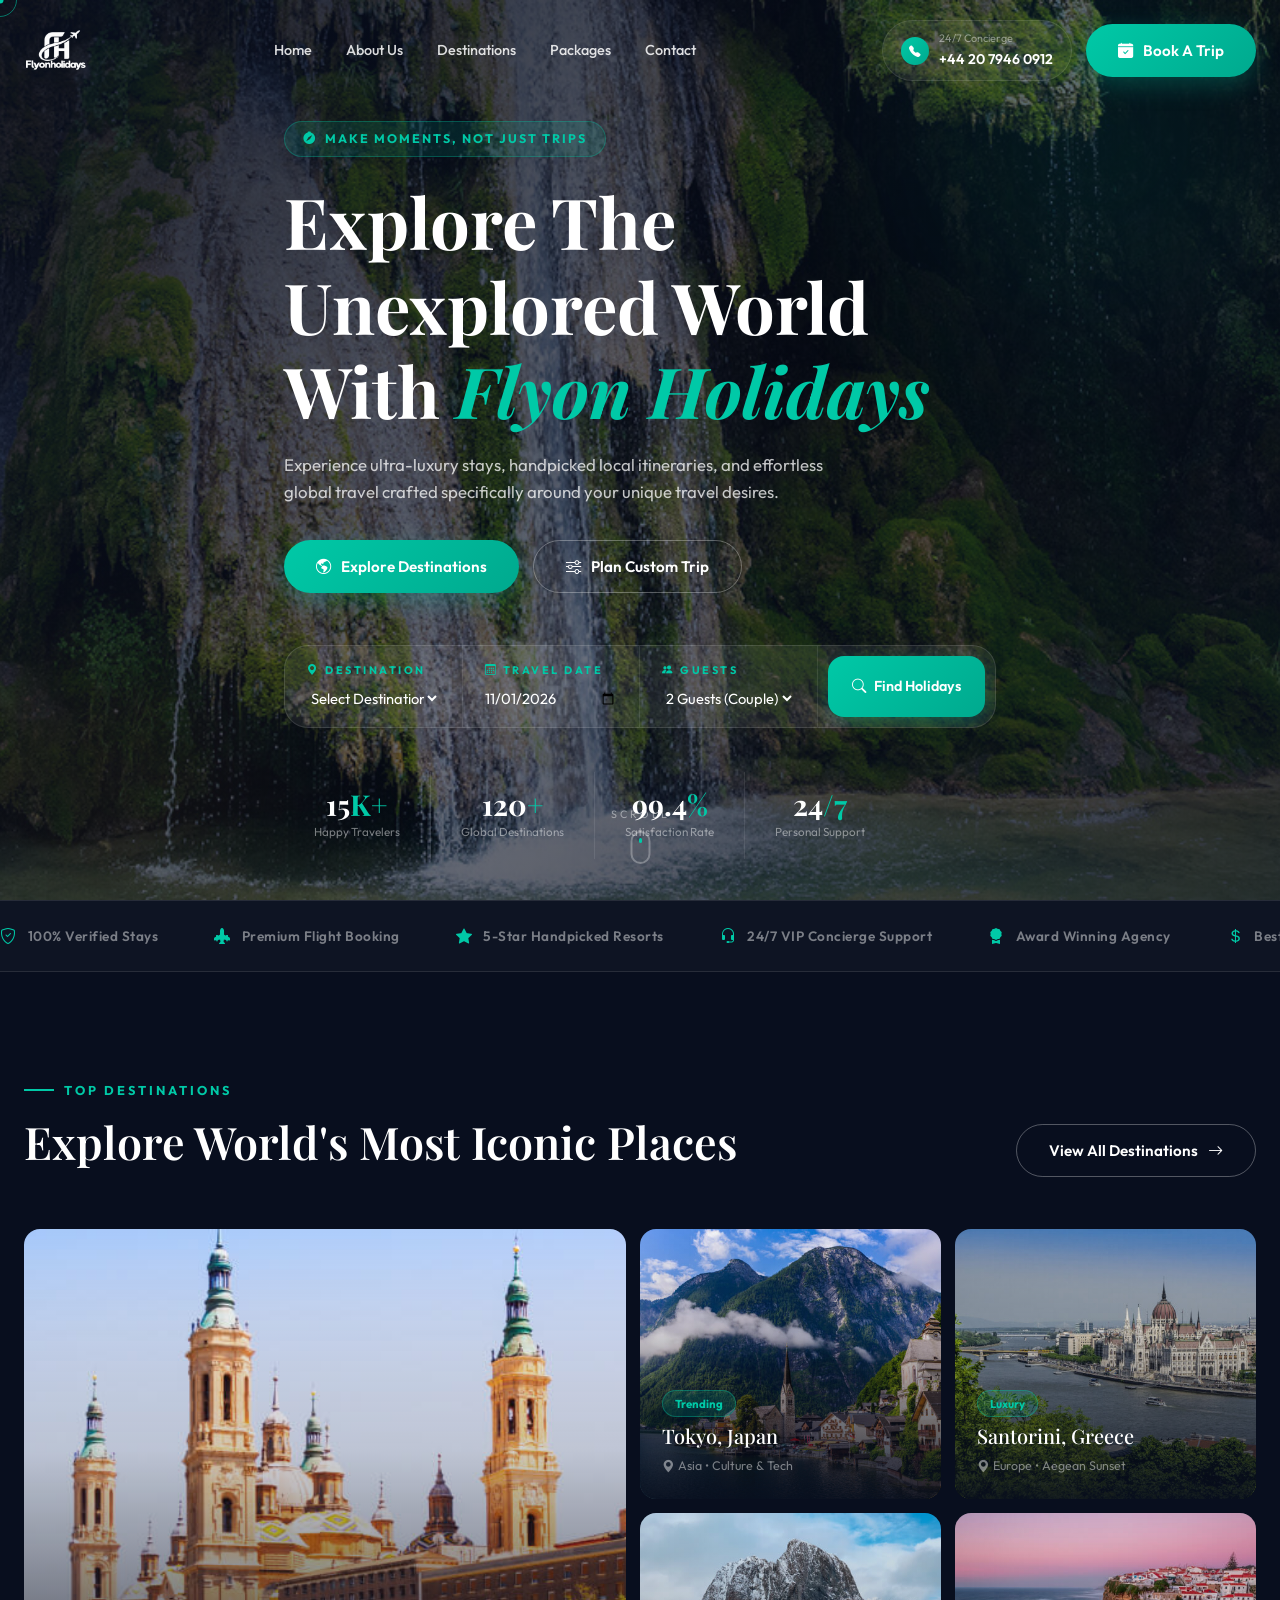
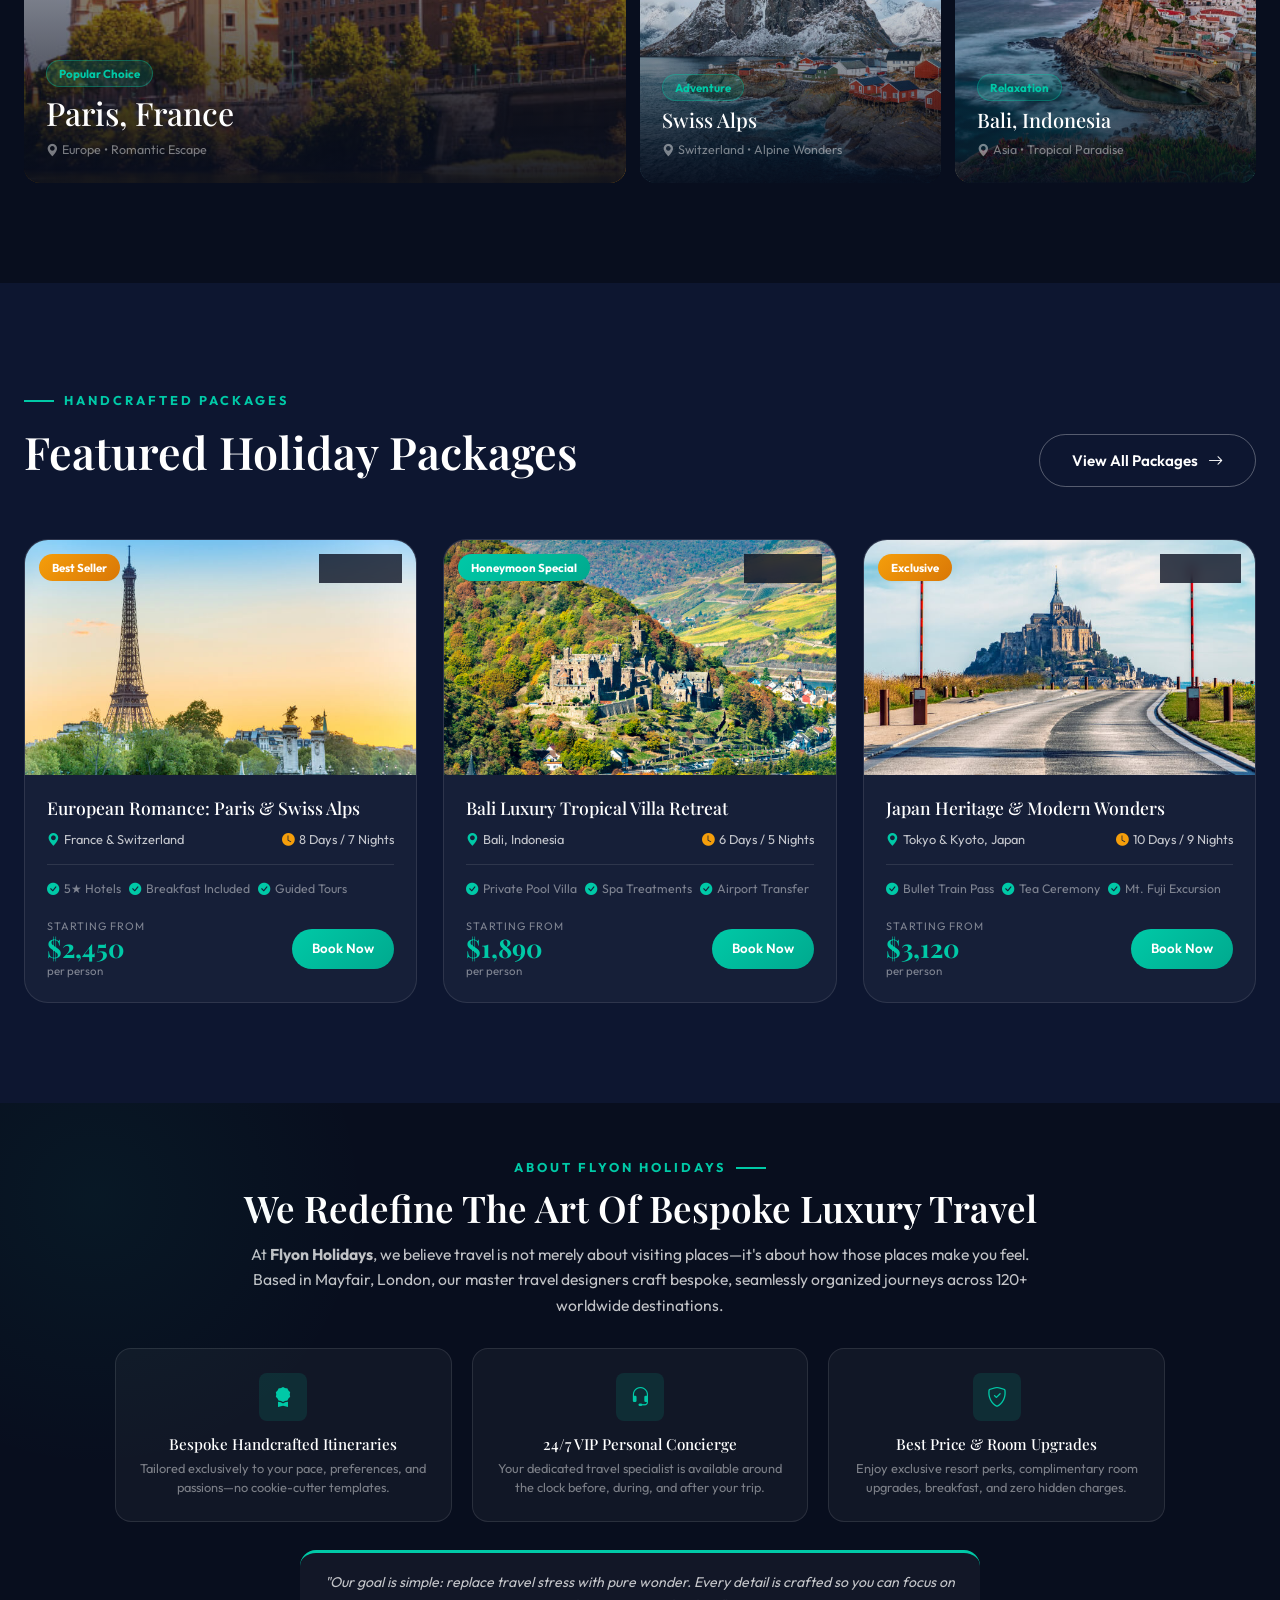
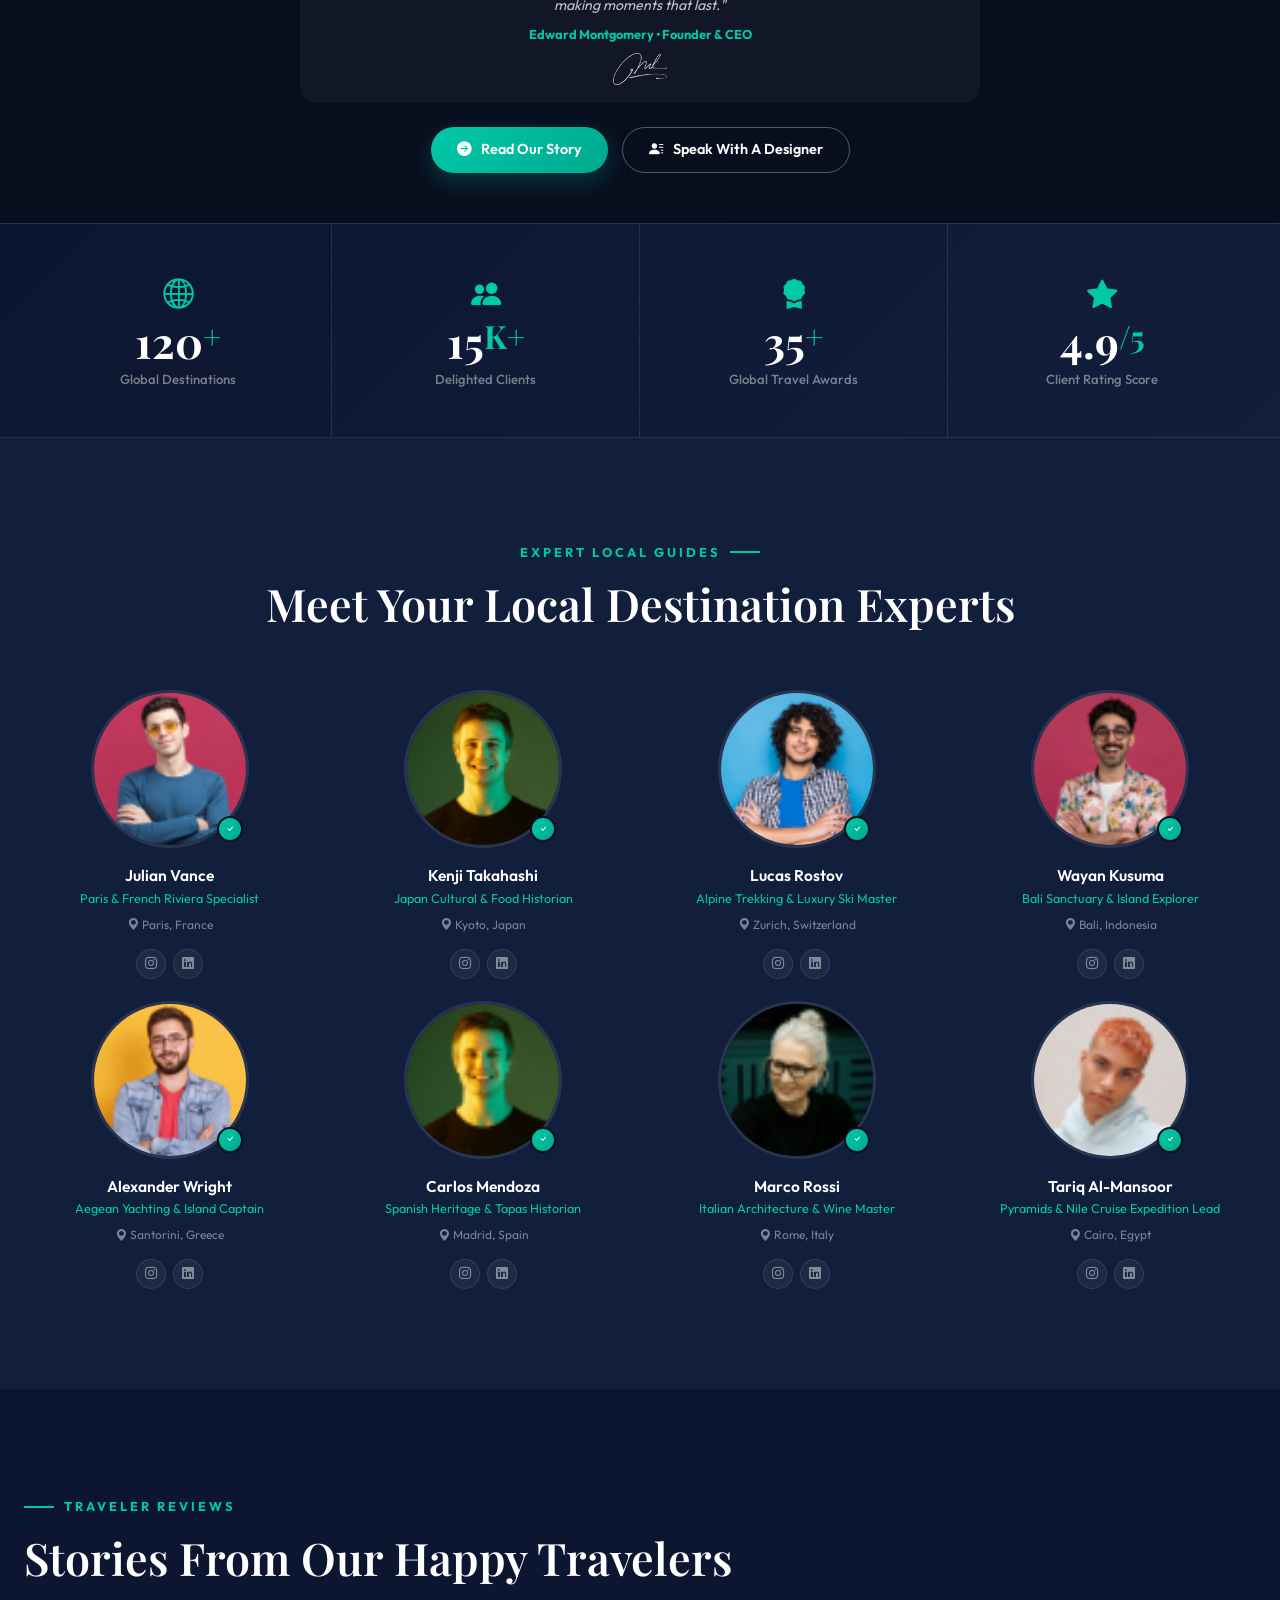
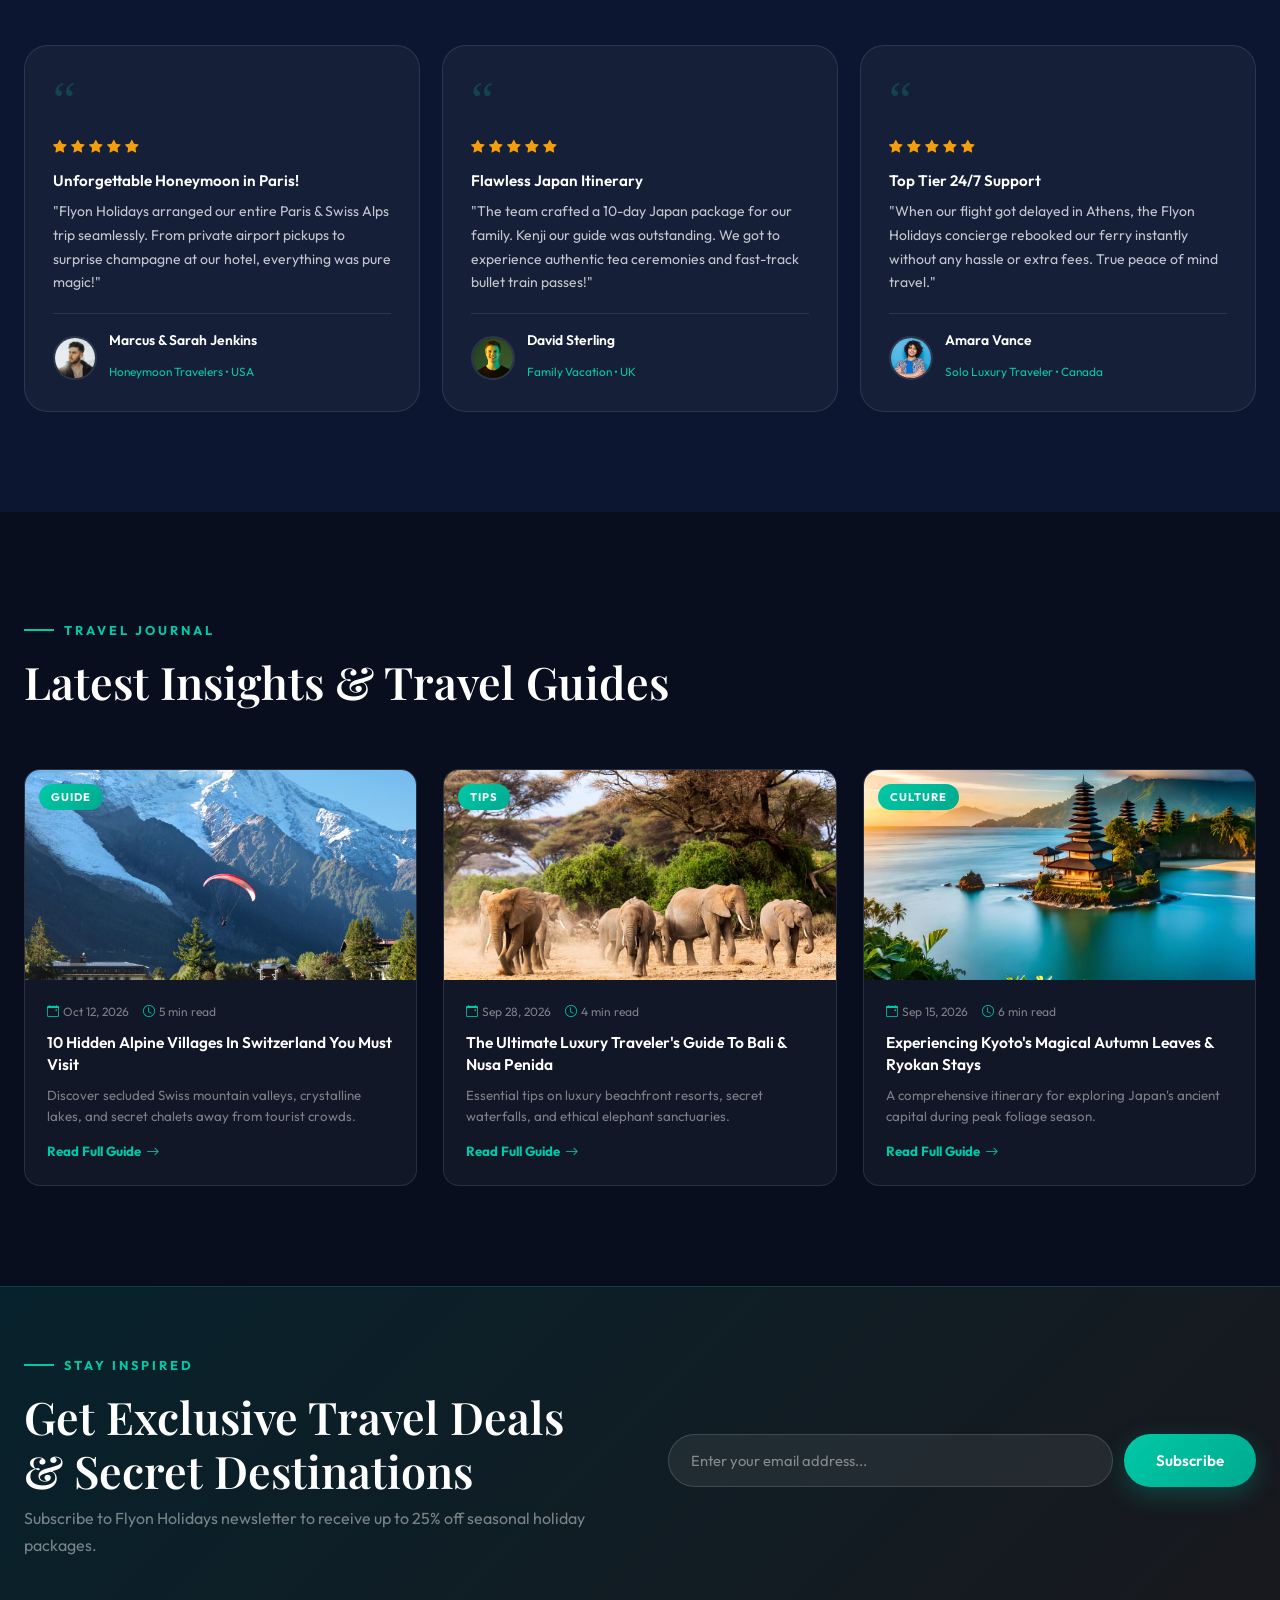
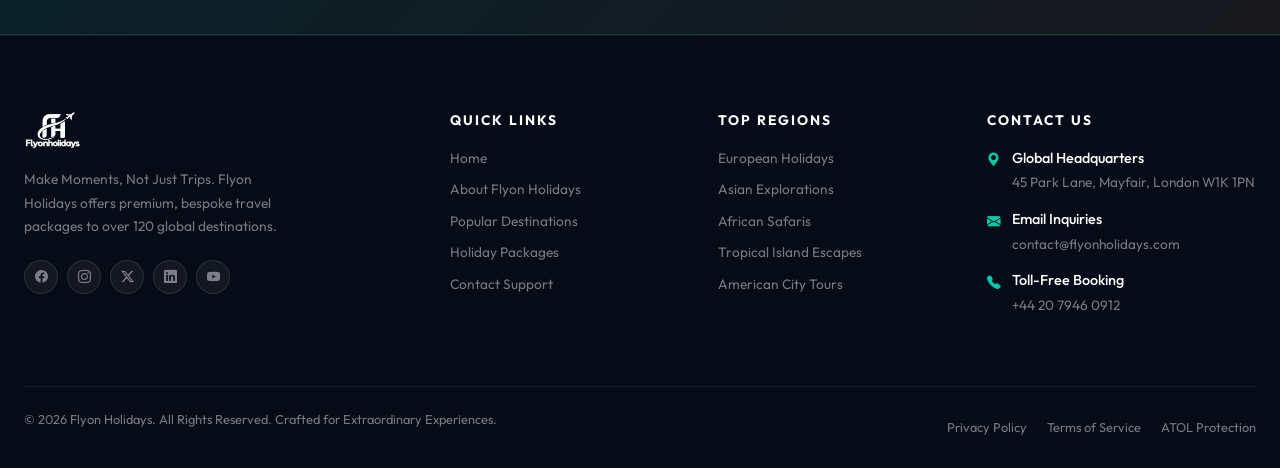
<file: index.html>
<!DOCTYPE html>
<html lang="en">
<head>
    <meta charset="UTF-8">
    <meta name="viewport" content="width=device-width, initial-scale=1.0">
    <title>Flyon Holidays - Make Moments, Not Just Trips</title>
    <meta name="description" content="Discover extraordinary world destinations, luxury tour packages, and custom holiday experiences with Flyon Holidays. Make moments, not just trips.">
    
    <!-- Favicon -->
    <link rel="icon" href="assets/img/fav-icon.svg" type="image/svg+xml">
    
    <!-- Bootstrap CSS -->
    <link href="assets/css/bootstrap.min.css" rel="stylesheet">
    <link href="assets/css/bootstrap-icons.css" rel="stylesheet">
    <link href="assets/css/boxicons.min.css" rel="stylesheet">
    
    <!-- Custom Style CSS -->
    <link rel="stylesheet" href="assets/css/custom-style.css">
    
    <style>
        /* Additional custom enhancements for Flyon Holidays */
        .logo-img {
            max-height: 48px;
            width: auto;
            object-fit: contain;
        }
        .modal-booking {
            display: none;
            position: fixed;
            inset: 0;
            z-index: 99999;
            background: rgba(8, 14, 30, 0.85);
            backdrop-filter: blur(12px);
            align-items: center;
            justify-content: center;
            padding: 20px;
        }
        .modal-booking.active {
            display: flex;
        }
        .modal-card {
            background: #0d1630;
            border: 1px solid rgba(255, 255, 255, 0.15);
            border-radius: 24px;
            padding: 36px;
            max-width: 540px;
            width: 100%;
            position: relative;
            box-shadow: 0 20px 60px rgba(0, 0, 0, 0.6);
        }
        .modal-close {
            position: absolute;
            top: 20px;
            right: 20px;
            background: rgba(255, 255, 255, 0.1);
            border: none;
            color: #fff;
            width: 36px;
            height: 36px;
            border-radius: 50%;
            cursor: pointer;
            display: flex;
            align-items: center;
            justify-content: center;
            font-size: 1.2rem;
            transition: all 0.3s;
        }
        .modal-close:hover {
            background: var(--primary);
        }
        .toast-msg {
            position: fixed;
            bottom: 30px;
            left: 30px;
            background: linear-gradient(135deg, var(--primary), var(--primary-dark));
            color: #fff;
            padding: 14px 24px;
            border-radius: 12px;
            font-weight: 600;
            box-shadow: 0 10px 30px rgba(0, 201, 167, 0.3);
            z-index: 9999;
            transform: translateY(100px);
            opacity: 0;
            transition: all 0.4s ease;
        }
        .toast-msg.show {
            transform: translateY(0);
            opacity: 1;
        }
        .header-logo-container {
            display: flex;
            align-items: center;
            gap: 12px;
        }
    </style>
</head>
<body>

    <!-- Page Loader -->
    <div id="loader">
        <div class="ld-ring"></div>
        <div class="ld-txt">Flyon Holidays</div>
    </div>

    <!-- Custom Cursor -->
    <div class="c-dot"></div>
    <div class="c-ring"></div>

    <!-- Sticky Header -->
    <header class="site-hdr" id="siteHeader">
        <div class="wrap hdr-inner">
            <!-- Brand Logo (UNCHANGED LOGO) -->
            <a href="index.html" class="logo header-logo-container" title="Flyon Holidays">
                <img src="assets/img/f-logo.png" alt="Flyon Holidays Logo" class="logo-img">
            </a>

            <!-- Navigation Links -->
            <nav class="nav-list">
                <a href="index.html" class="active">Home</a>
                <a href="about.html">About Us</a>
                <a href="destinations.html">Destinations</a>
                <a href="packages.html">Packages</a>
                <a href="contact.html">Contact</a>
            </nav>

            <!-- Header Right Call & CTA -->
            <div class="hdr-right">
                <div class="hdr-phone">
                    <div class="ph-icon"><i class="bi bi-telephone-fill"></i></div>
                    <div>
                        <small>24/7 Concierge</small>
                        <strong>+44 20 7946 0912</strong>
                    </div>
                </div>
                <button class="btn-p" onclick="openBookingModal('General Inquiry')">
                    <i class="bi bi-calendar-check-fill"></i> Book A Trip
                </button>
            </div>

            <!-- Hamburger Button -->
            <button class="hamburger" id="mobMenuBtn" aria-label="Toggle Menu">
                <span></span>
                <span></span>
                <span></span>
            </button>
        </div>
    </header>

    <!-- Mobile Navigation Drawer -->
    <div class="mob-overlay" id="mobOverlay"></div>
    <aside class="mob-nav" id="mobNav">
        <div class="mob-hdr">
            <a href="index.html" class="logo">
                <img src="assets/img/f-logo.png" alt="Flyon Holidays Logo" class="logo-img">
            </a>
            <button class="mob-close" id="mobCloseBtn"><i class="bi bi-x"></i></button>
        </div>
        <div class="mob-links">
            <a href="index.html">Home</a>
            <a href="about.html">About Us</a>
            <a href="destinations.html">Destinations</a>
            <a href="packages.html">Packages</a>
            <a href="contact.html">Contact Us</a>
        </div>
        <div style="margin-top: 30px;">
            <button class="btn-p w-100 justify-content-center" onclick="openBookingModal('General Inquiry')">
                <i class="bi bi-calendar-check-fill"></i> Book A Trip
            </button>
        </div>
    </aside>

    <!-- Hero Section -->
    <section class="hero" id="hero">
        <div class="hero-bg">
            <img src="assets/img/innerpages/breadcrumb-bg9.jpg" alt="Flyon Holidays Hero Background">
        </div>
        <div class="blob blob-1"></div>
        <div class="blob blob-2"></div>

        <div class="wrap hero-inner">
            <div class="hero-badge">
                <i class="bi bi-compass-fill"></i> Make Moments, Not Just Trips
            </div>
            <h1>Explore The Unexplored World With <em>Flyon Holidays</em></h1>
            <p>Experience ultra-luxury stays, handpicked local itineraries, and effortless global travel crafted specifically around your unique travel desires.</p>
            
            <div class="hero-btns">
                <a href="destinations.html" class="btn-p">
                    <i class="bi bi-globe-americas"></i> Explore Destinations
                </a>
                <button class="btn-o" onclick="openBookingModal('Custom Itinerary')">
                    <i class="bi bi-sliders"></i> Plan Custom Trip
                </button>
            </div>

            <!-- Booking Search Filter -->
            <div class="hero-search">
                <form class="s-card" onsubmit="handleSearch(event)">
                    <div class="s-field">
                        <label><i class="bi bi-geo-alt-fill"></i> Destination</label>
                        <select id="searchDest">
                            <option value="">Select Destination</option>
                            <option value="Paris, France">Paris, France</option>
                            <option value="Tokyo, Japan">Tokyo, Japan</option>
                            <option value="Santorini, Greece">Santorini, Greece</option>
                            <option value="Swiss Alps, Switzerland">Swiss Alps, Switzerland</option>
                            <option value="Bali, Indonesia">Bali, Indonesia</option>
                            <option value="Cairo, Egypt">Cairo, Egypt</option>
                        </select>
                    </div>
                    <div class="s-field">
                        <label><i class="bi bi-calendar3"></i> Travel Date</label>
                        <input type="date" id="searchDate" value="2026-11-01">
                    </div>
                    <div class="s-field">
                        <label><i class="bi bi-people-fill"></i> Guests</label>
                        <select id="searchGuests">
                            <option value="1">1 Person</option>
                            <option value="2" selected>2 Guests (Couple)</option>
                            <option value="4">4 Guests (Family)</option>
                            <option value="6">6+ Guests (Group)</option>
                        </select>
                    </div>
                    <div class="s-btn-wrap">
                        <button type="submit" class="s-btn">
                            <i class="bi bi-search"></i> Find Holidays
                        </button>
                    </div>
                </form>
            </div>

            <!-- Stats Counter Row -->
            <div class="hero-stats">
                <div class="h-stat">
                    <div class="n">15<em>K+</em></div>
                    <div class="t">Happy Travelers</div>
                </div>
                <div class="h-stat">
                    <div class="n">120<em>+</em></div>
                    <div class="t">Global Destinations</div>
                </div>
                <div class="h-stat">
                    <div class="n">99.4<em>%</em></div>
                    <div class="t">Satisfaction Rate</div>
                </div>
                <div class="h-stat">
                    <div class="n">24<em>/7</em></div>
                    <div class="t">Personal Support</div>
                </div>
            </div>
        </div>

        <div class="scroll-cue">
            <span>Scroll</span>
            <div class="s-mouse"></div>
        </div>
    </section>

    <!-- Marquee Highlights Band -->
    <div class="band">
        <div class="band-track">
            <div class="band-item"><i class="bi bi-shield-check"></i> 100% Verified Stays</div>
            <div class="band-item"><i class="bi bi-airplane-engines-fill"></i> Premium Flight Booking</div>
            <div class="band-item"><i class="bi bi-star-fill"></i> 5-Star Handpicked Resorts</div>
            <div class="band-item"><i class="bi bi-headset"></i> 24/7 VIP Concierge Support</div>
            <div class="band-item"><i class="bi bi-award-fill"></i> Award Winning Agency</div>
            <div class="band-item"><i class="bi bi-currency-dollar"></i> Best Price Guarantee</div>
            <!-- repeated for infinite loop -->
            <div class="band-item"><i class="bi bi-shield-check"></i> 100% Verified Stays</div>
            <div class="band-item"><i class="bi bi-airplane-engines-fill"></i> Premium Flight Booking</div>
            <div class="band-item"><i class="bi bi-star-fill"></i> 5-Star Handpicked Resorts</div>
            <div class="band-item"><i class="bi bi-headset"></i> 24/7 VIP Concierge Support</div>
        </div>
    </div>

    <!-- Featured Destinations Section -->
    <section class="sp dest-sec" id="destinations">
        <div class="wrap">
            <div class="sh-row">
                <div>
                    <div class="lbl">Top Destinations</div>
                    <h2>Explore World's Most Iconic Places</h2>
                </div>
                <a href="destinations.html" class="btn-o">View All Destinations <i class="bi bi-arrow-right"></i></a>
            </div>

            <div class="dest-grid">
                <!-- Card 1 (Big) -->
                <div class="d-card big reveal d1" onclick="openBookingModal('Paris, France')">
                    <img src="assets/img/innerpages/destination-img1.jpg" alt="Paris France - Flyon Holidays">
                    <div class="d-card-ov"></div>
                    <div class="d-card-info">
                        <span class="d-badge">Popular Choice</span>
                        <h3>Paris, France</h3>
                        <div class="d-country"><i class="bi bi-geo-alt-fill"></i> Europe &bull; Romantic Escape</div>
                    </div>
                    <button class="d-hover-btn">Explore Paris Packages</button>
                </div>

                <!-- Card 2 -->
                <div class="d-card reveal d2" onclick="openBookingModal('Tokyo, Japan')">
                    <img src="assets/img/innerpages/destination-img2.jpg" alt="Tokyo Japan - Flyon Holidays">
                    <div class="d-card-ov"></div>
                    <div class="d-card-info">
                        <span class="d-badge">Trending</span>
                        <h3>Tokyo, Japan</h3>
                        <div class="d-country"><i class="bi bi-geo-alt-fill"></i> Asia &bull; Culture & Tech</div>
                    </div>
                    <button class="d-hover-btn">Explore Tokyo</button>
                </div>

                <!-- Card 3 -->
                <div class="d-card reveal d3" onclick="openBookingModal('Santorini, Greece')">
                    <img src="assets/img/innerpages/destination-img3.jpg" alt="Santorini Greece - Flyon Holidays">
                    <div class="d-card-ov"></div>
                    <div class="d-card-info">
                        <span class="d-badge">Luxury</span>
                        <h3>Santorini, Greece</h3>
                        <div class="d-country"><i class="bi bi-geo-alt-fill"></i> Europe &bull; Aegean Sunset</div>
                    </div>
                    <button class="d-hover-btn">Explore Santorini</button>
                </div>

                <!-- Card 4 -->
                <div class="d-card reveal d2" onclick="openBookingModal('Swiss Alps')">
                    <img src="assets/img/innerpages/destination-img4.jpg" alt="Swiss Alps - Flyon Holidays">
                    <div class="d-card-ov"></div>
                    <div class="d-card-info">
                        <span class="d-badge">Adventure</span>
                        <h3>Swiss Alps</h3>
                        <div class="d-country"><i class="bi bi-geo-alt-fill"></i> Switzerland &bull; Alpine Wonders</div>
                    </div>
                    <button class="d-hover-btn">Explore Swiss Alps</button>
                </div>

                <!-- Card 5 -->
                <div class="d-card reveal d3" onclick="openBookingModal('Bali, Indonesia')">
                    <img src="assets/img/innerpages/destination-img5.jpg" alt="Bali Indonesia - Flyon Holidays">
                    <div class="d-card-ov"></div>
                    <div class="d-card-info">
                        <span class="d-badge">Relaxation</span>
                        <h3>Bali, Indonesia</h3>
                        <div class="d-country"><i class="bi bi-geo-alt-fill"></i> Asia &bull; Tropical Paradise</div>
                    </div>
                    <button class="d-hover-btn">Explore Bali</button>
                </div>
            </div>
        </div>
    </section>

    <!-- Popular Tour Packages Section -->
    <section class="sp pkg-sec" id="packages">
        <div class="wrap">
            <div class="sh-row">
                <div>
                    <div class="lbl">Handcrafted Packages</div>
                    <h2>Featured Holiday Packages</h2>
                </div>
                <a href="packages.html" class="btn-o">View All Packages <i class="bi bi-arrow-right"></i></a>
            </div>

            <div class="pkg-grid">
                <!-- Package 1 -->
                <div class="p-card reveal d1">
                    <div class="p-img">
                        <img src="assets/img/innerpages/tour-package-img1.jpg" alt="European Romantic Odyssey">
                        <span class="p-badge">Best Seller</span>
                        <div class="p-stars"><i class="bi bi-star-fill"></i> 4.9 (148)</div>
                    </div>
                    <div class="p-body">
                        <h4>European Romance: Paris & Swiss Alps</h4>
                        <div class="p-meta">
                            <span class="p-loc"><i class="bi bi-geo-alt-fill"></i> France & Switzerland</span>
                            <span class="p-dur"><i class="bi bi-clock-fill"></i> 8 Days / 7 Nights</span>
                        </div>
                        <div class="p-tags">
                            <span class="p-tag"><i class="bi bi-check-circle-fill"></i> 5★ Hotels</span>
                            <span class="p-tag"><i class="bi bi-check-circle-fill"></i> Breakfast Included</span>
                            <span class="p-tag"><i class="bi bi-check-circle-fill"></i> Guided Tours</span>
                        </div>
                        <div class="p-foot">
                            <div class="p-price">
                                <div class="fr">Starting From</div>
                                <div class="am">$2,450</div>
                                <div class="pr">per person</div>
                            </div>
                            <button class="p-book" onclick="openBookingModal('European Romance')">Book Now</button>
                        </div>
                    </div>
                </div>

                <!-- Package 2 -->
                <div class="p-card reveal d2">
                    <div class="p-img">
                        <img src="assets/img/innerpages/tour-package-img2.jpg" alt="Bali Luxury Tropical Villa Escape">
                        <span class="p-badge grp">Honeymoon Special</span>
                        <div class="p-stars"><i class="bi bi-star-fill"></i> 5.0 (96)</div>
                    </div>
                    <div class="p-body">
                        <h4>Bali Luxury Tropical Villa Retreat</h4>
                        <div class="p-meta">
                            <span class="p-loc"><i class="bi bi-geo-alt-fill"></i> Bali, Indonesia</span>
                            <span class="p-dur"><i class="bi bi-clock-fill"></i> 6 Days / 5 Nights</span>
                        </div>
                        <div class="p-tags">
                            <span class="p-tag"><i class="bi bi-check-circle-fill"></i> Private Pool Villa</span>
                            <span class="p-tag"><i class="bi bi-check-circle-fill"></i> Spa Treatments</span>
                            <span class="p-tag"><i class="bi bi-check-circle-fill"></i> Airport Transfer</span>
                        </div>
                        <div class="p-foot">
                            <div class="p-price">
                                <div class="fr">Starting From</div>
                                <div class="am">$1,890</div>
                                <div class="pr">per person</div>
                            </div>
                            <button class="p-book" onclick="openBookingModal('Bali Villa Retreat')">Book Now</button>
                        </div>
                    </div>
                </div>

                <!-- Package 3 -->
                <div class="p-card reveal d3">
                    <div class="p-img">
                        <img src="assets/img/innerpages/tour-package-img3.jpg" alt="Kyoto & Tokyo Blossom Experience">
                        <span class="p-badge">Exclusive</span>
                        <div class="p-stars"><i class="bi bi-star-fill"></i> 4.8 (112)</div>
                    </div>
                    <div class="p-body">
                        <h4>Japan Heritage & Modern Wonders</h4>
                        <div class="p-meta">
                            <span class="p-loc"><i class="bi bi-geo-alt-fill"></i> Tokyo & Kyoto, Japan</span>
                            <span class="p-dur"><i class="bi bi-clock-fill"></i> 10 Days / 9 Nights</span>
                        </div>
                        <div class="p-tags">
                            <span class="p-tag"><i class="bi bi-check-circle-fill"></i> Bullet Train Pass</span>
                            <span class="p-tag"><i class="bi bi-check-circle-fill"></i> Tea Ceremony</span>
                            <span class="p-tag"><i class="bi bi-check-circle-fill"></i> Mt. Fuji Excursion</span>
                        </div>
                        <div class="p-foot">
                            <div class="p-price">
                                <div class="fr">Starting From</div>
                                <div class="am">$3,120</div>
                                <div class="pr">per person</div>
                            </div>
                            <button class="p-book" onclick="openBookingModal('Japan Heritage Tour')">Book Now</button>
                        </div>
                    </div>
                </div>
            </div>
        </div>
    </section>

    <!-- Upgraded About Flyon Holidays Section (Fully Centralized) -->
    <section class="why-sec text-center" id="about" style="padding: 50px 0;">
        <div class="wrap">
            <!-- Centered Header -->
            <div style="max-width: 800px; margin: 0 auto 30px;">
                <div class="lbl center" style="margin-bottom: 8px;">About Flyon Holidays</div>
                <h2 style="font-size: 2.3rem; margin-bottom: 12px;">We Redefine The Art Of Bespoke Luxury Travel</h2>
                <p style="color: var(--text-light); font-size: 0.98rem; line-height: 1.6; margin: 0 auto;">At <strong>Flyon Holidays</strong>, we believe travel is not merely about visiting places—it's about how those places make you feel. Based in Mayfair, London, our master travel designers craft bespoke, seamlessly organized journeys across 120+ worldwide destinations.</p>
            </div>

            <!-- Centered 3-Card Feature Grid -->
            <div style="display: grid; grid-template-columns: repeat(3, 1fr); gap: 20px; max-width: 1050px; margin: 0 auto 28px;">
                <div style="padding: 24px 20px; background: rgba(255,255,255,0.04); border: 1px solid var(--card-border); border-radius: var(--r-md); text-align: center; transition: var(--ease);">
                    <div style="width: 48px; height: 48px; background: rgba(0,201,167,0.12); border-radius: var(--r-sm); display: flex; align-items: center; justify-content: center; font-size: 1.25rem; color: var(--primary); margin: 0 auto 14px;"><i class="bi bi-award-fill"></i></div>
                    <h5 style="font-size: 0.95rem; margin-bottom: 6px;">Bespoke Handcrafted Itineraries</h5>
                    <p style="font-size: 0.8rem; color: var(--text-muted); margin: 0; line-height: 1.5;">Tailored exclusively to your pace, preferences, and passions—no cookie-cutter templates.</p>
                </div>

                <div style="padding: 24px 20px; background: rgba(255,255,255,0.04); border: 1px solid var(--card-border); border-radius: var(--r-md); text-align: center; transition: var(--ease);">
                    <div style="width: 48px; height: 48px; background: rgba(0,201,167,0.12); border-radius: var(--r-sm); display: flex; align-items: center; justify-content: center; font-size: 1.25rem; color: var(--primary); margin: 0 auto 14px;"><i class="bi bi-headset"></i></div>
                    <h5 style="font-size: 0.95rem; margin-bottom: 6px;">24/7 VIP Personal Concierge</h5>
                    <p style="font-size: 0.8rem; color: var(--text-muted); margin: 0; line-height: 1.5;">Your dedicated travel specialist is available around the clock before, during, and after your trip.</p>
                </div>

                <div style="padding: 24px 20px; background: rgba(255,255,255,0.04); border: 1px solid var(--card-border); border-radius: var(--r-md); text-align: center; transition: var(--ease);">
                    <div style="width: 48px; height: 48px; background: rgba(0,201,167,0.12); border-radius: var(--r-sm); display: flex; align-items: center; justify-content: center; font-size: 1.25rem; color: var(--primary); margin: 0 auto 14px;"><i class="bi bi-shield-check"></i></div>
                    <h5 style="font-size: 0.95rem; margin-bottom: 6px;">Best Price & Room Upgrades</h5>
                    <p style="font-size: 0.8rem; color: var(--text-muted); margin: 0; line-height: 1.5;">Enjoy exclusive resort perks, complimentary room upgrades, breakfast, and zero hidden charges.</p>
                </div>
            </div>

            <!-- Centered Founder Quote Box -->
            <div style="max-width: 680px; margin: 0 auto 24px; padding: 18px 24px; background: rgba(255,255,255,0.04); border-top: 3px solid var(--primary); border-radius: var(--r-md); text-align: center;">
                <p style="font-size: 0.88rem; color: var(--text-light); font-style: italic; margin-bottom: 6px;">"Our goal is simple: replace travel stress with pure wonder. Every detail is crafted so you can focus on making moments that last."</p>
                <div style="font-size: 0.8rem; font-weight: 700; color: var(--primary); margin-bottom: 8px;">Edward Montgomery &bull; Founder & CEO</div>
                <img src="assets/img/innerpages/about-page-founder-signature.png" alt="Founder Signature" style="height: 32px; filter: brightness(0) invert(1); opacity: 0.85; margin: 0 auto;">
            </div>

            <!-- Centered Action Buttons -->
            <div style="display: flex; justify-content: center; gap: 14px; flex-wrap: wrap;">
                <a href="about.html" class="btn-p" style="padding: 11px 26px; font-size: 0.9rem;"><i class="bi bi-arrow-right-circle-fill"></i> Read Our Story</a>
                <button class="btn-o" onclick="openBookingModal('Travel Consultation')" style="padding: 10px 26px; font-size: 0.9rem;"><i class="bi bi-person-lines-fill"></i> Speak With A Designer</button>
            </div>
        </div>
    </section>

    <!-- Statistics Section -->
    <section class="stats-sec">
        <div class="wrap">
            <div class="stats-grid">
                <div class="s-item">
                    <i class="bi bi-globe2"></i>
                    <div class="sv">120<em>+</em></div>
                    <div class="sl">Global Destinations</div>
                </div>
                <div class="s-item">
                    <i class="bi bi-people-fill"></i>
                    <div class="sv">15<em>K+</em></div>
                    <div class="sl">Delighted Clients</div>
                </div>
                <div class="s-item">
                    <i class="bi bi-award-fill"></i>
                    <div class="sv">35<em>+</em></div>
                    <div class="sl">Global Travel Awards</div>
                </div>
                <div class="s-item">
                    <i class="bi bi-star-fill"></i>
                    <div class="sv">4.9<em>/5</em></div>
                    <div class="sl">Client Rating Score</div>
                </div>
            </div>
        </div>
    </section>

    <!-- Expert Guides Section -->
    <section class="sp guides-sec">
        <div class="wrap">
            <div class="sh-row text-center w-100 justify-content-center" style="margin-bottom: 30px;">
                <div class="text-center">
                    <div class="lbl center">Expert Local Guides</div>
                    <h2>Meet Your Local Destination Experts</h2>
                </div>
            </div>

            <div class="guides-grid">
                <div class="g-card reveal d1">
                    <div class="g-pic">
                        <img src="assets/img/home4/testimonial-author-img1.png" alt="Guide Julian Vance">
                        <div class="g-dot"><i class="bi bi-check"></i></div>
                    </div>
                    <h5>Julian Vance</h5>
                    <div class="gr">Paris & French Riviera Specialist</div>
                    <div class="gl"><i class="bi bi-geo-alt-fill"></i> Paris, France</div>
                    <div class="g-soc">
                        <a href="#" aria-label="Instagram"><i class="bi bi-instagram"></i></a>
                        <a href="#" aria-label="LinkedIn"><i class="bi bi-linkedin"></i></a>
                    </div>
                </div>

                <div class="g-card reveal d2">
                    <div class="g-pic">
                        <img src="assets/img/home4/testimonial-author-img2.png" alt="Guide Kenji Takahashi">
                        <div class="g-dot"><i class="bi bi-check"></i></div>
                    </div>
                    <h5>Kenji Takahashi</h5>
                    <div class="gr">Japan Cultural & Food Historian</div>
                    <div class="gl"><i class="bi bi-geo-alt-fill"></i> Kyoto, Japan</div>
                    <div class="g-soc">
                        <a href="#" aria-label="Instagram"><i class="bi bi-instagram"></i></a>
                        <a href="#" aria-label="LinkedIn"><i class="bi bi-linkedin"></i></a>
                    </div>
                </div>

                <div class="g-card reveal d3">
                    <div class="g-pic">
                        <img src="assets/img/home4/testimonial-author-img3.png" alt="Guide Lucas Rostov">
                        <div class="g-dot"><i class="bi bi-check"></i></div>
                    </div>
                    <h5>Lucas Rostov</h5>
                    <div class="gr">Alpine Trekking & Luxury Ski Master</div>
                    <div class="gl"><i class="bi bi-geo-alt-fill"></i> Zurich, Switzerland</div>
                    <div class="g-soc">
                        <a href="#" aria-label="Instagram"><i class="bi bi-instagram"></i></a>
                        <a href="#" aria-label="LinkedIn"><i class="bi bi-linkedin"></i></a>
                    </div>
                </div>

                <div class="g-card reveal d4">
                    <div class="g-pic">
                        <img src="assets/img/home4/testimonial-author-img4.png" alt="Guide Wayan Kusuma">
                        <div class="g-dot"><i class="bi bi-check"></i></div>
                    </div>
                    <h5>Wayan Kusuma</h5>
                    <div class="gr">Bali Sanctuary & Island Explorer</div>
                    <div class="gl"><i class="bi bi-geo-alt-fill"></i> Bali, Indonesia</div>
                    <div class="g-soc">
                        <a href="#" aria-label="Instagram"><i class="bi bi-instagram"></i></a>
                        <a href="#" aria-label="LinkedIn"><i class="bi bi-linkedin"></i></a>
                    </div>
                </div>

                <!-- Additional Dummy Guides -->
                <div class="g-card reveal d1">
                    <div class="g-pic">
                        <img src="assets/img/home4/testimonial-author-img5.png" alt="Guide Alexander Wright">
                        <div class="g-dot"><i class="bi bi-check"></i></div>
                    </div>
                    <h5>Alexander Wright</h5>
                    <div class="gr">Aegean Yachting & Island Captain</div>
                    <div class="gl"><i class="bi bi-geo-alt-fill"></i> Santorini, Greece</div>
                    <div class="g-soc">
                        <a href="#" aria-label="Instagram"><i class="bi bi-instagram"></i></a>
                        <a href="#" aria-label="LinkedIn"><i class="bi bi-linkedin"></i></a>
                    </div>
                </div>

                <div class="g-card reveal d2">
                    <div class="g-pic">
                        <img src="assets/img/home1/testimonial-author-img1.png" alt="Guide Carlos Mendoza">
                        <div class="g-dot"><i class="bi bi-check"></i></div>
                    </div>
                    <h5>Carlos Mendoza</h5>
                    <div class="gr">Spanish Heritage & Tapas Historian</div>
                    <div class="gl"><i class="bi bi-geo-alt-fill"></i> Madrid, Spain</div>
                    <div class="g-soc">
                        <a href="#" aria-label="Instagram"><i class="bi bi-instagram"></i></a>
                        <a href="#" aria-label="LinkedIn"><i class="bi bi-linkedin"></i></a>
                    </div>
                </div>

                <div class="g-card reveal d3">
                    <div class="g-pic">
                        <img src="assets/img/home1/testimonial-author-img2.png" alt="Guide Marco Rossi">
                        <div class="g-dot"><i class="bi bi-check"></i></div>
                    </div>
                    <h5>Marco Rossi</h5>
                    <div class="gr">Italian Architecture & Wine Master</div>
                    <div class="gl"><i class="bi bi-geo-alt-fill"></i> Rome, Italy</div>
                    <div class="g-soc">
                        <a href="#" aria-label="Instagram"><i class="bi bi-instagram"></i></a>
                        <a href="#" aria-label="LinkedIn"><i class="bi bi-linkedin"></i></a>
                    </div>
                </div>

                <div class="g-card reveal d4">
                    <div class="g-pic">
                        <img src="assets/img/home1/testimonial-author-img3.png" alt="Guide Tariq Al-Mansoor">
                        <div class="g-dot"><i class="bi bi-check"></i></div>
                    </div>
                    <h5>Tariq Al-Mansoor</h5>
                    <div class="gr">Pyramids & Nile Cruise Expedition Lead</div>
                    <div class="gl"><i class="bi bi-geo-alt-fill"></i> Cairo, Egypt</div>
                    <div class="g-soc">
                        <a href="#" aria-label="Instagram"><i class="bi bi-instagram"></i></a>
                        <a href="#" aria-label="LinkedIn"><i class="bi bi-linkedin"></i></a>
                    </div>
                </div>
            </div>
        </div>
    </section>

    <!-- Testimonials Section -->
    <section class="sp testi-sec">
        <div class="wrap">
            <div class="sh-row">
                <div>
                    <div class="lbl">Traveler Reviews</div>
                    <h2>Stories From Our Happy Travelers</h2>
                </div>
            </div>

            <div class="testi-grid">
                <div class="t-card reveal d1">
                    <div class="t-q">“</div>
                    <div class="stars">
                        <i class="bi bi-star-fill"></i><i class="bi bi-star-fill"></i><i class="bi bi-star-fill"></i><i class="bi bi-star-fill"></i><i class="bi bi-star-fill"></i>
                    </div>
                    <h5>Unforgettable Honeymoon in Paris!</h5>
                    <p>"Flyon Holidays arranged our entire Paris & Swiss Alps trip seamlessly. From private airport pickups to surprise champagne at our hotel, everything was pure magic!"</p>
                    <div class="t-author">
                        <img src="assets/img/innerpages/comment-author-01.jpg" alt="Marcus & Sarah Jenkins">
                        <div>
                            <h6>Marcus & Sarah Jenkins</h6>
                            <span>Honeymoon Travelers &bull; USA</span>
                        </div>
                    </div>
                </div>

                <div class="t-card reveal d2">
                    <div class="t-q">“</div>
                    <div class="stars">
                        <i class="bi bi-star-fill"></i><i class="bi bi-star-fill"></i><i class="bi bi-star-fill"></i><i class="bi bi-star-fill"></i><i class="bi bi-star-fill"></i>
                    </div>
                    <h5>Flawless Japan Itinerary</h5>
                    <p>"The team crafted a 10-day Japan package for our family. Kenji our guide was outstanding. We got to experience authentic tea ceremonies and fast-track bullet train passes!"</p>
                    <div class="t-author">
                        <img src="assets/img/home4/testimonial-author-img2.png" alt="David Sterling">
                        <div>
                            <h6>David Sterling</h6>
                            <span>Family Vacation &bull; UK</span>
                        </div>
                    </div>
                </div>

                <div class="t-card reveal d3">
                    <div class="t-q">“</div>
                    <div class="stars">
                        <i class="bi bi-star-fill"></i><i class="bi bi-star-fill"></i><i class="bi bi-star-fill"></i><i class="bi bi-star-fill"></i><i class="bi bi-star-fill"></i>
                    </div>
                    <h5>Top Tier 24/7 Support</h5>
                    <p>"When our flight got delayed in Athens, the Flyon Holidays concierge rebooked our ferry instantly without any hassle or extra fees. True peace of mind travel."</p>
                    <div class="t-author">
                        <img src="assets/img/home4/testimonial-author-img3.png" alt="Amara Vance">
                        <div>
                            <h6>Amara Vance</h6>
                            <span>Solo Luxury Traveler &bull; Canada</span>
                        </div>
                    </div>
                </div>
            </div>
        </div>
    </section>

    <!-- Latest Travel Blog Section -->
    <section class="sp blog-sec">
        <div class="wrap">
            <div class="sh-row">
                <div>
                    <div class="lbl">Travel Journal</div>
                    <h2>Latest Insights & Travel Guides</h2>
                </div>
            </div>

            <div class="blog-grid">
                <div class="b-card reveal d1">
                    <div class="b-img">
                        <img src="assets/img/innerpages/blog-img1.jpg" alt="10 Hidden Gems in Switzerland">
                        <span class="b-cat">Guide</span>
                    </div>
                    <div class="b-body">
                        <div class="b-meta">
                            <span><i class="bi bi-calendar-event"></i> Oct 12, 2026</span>
                            <span><i class="bi bi-clock"></i> 5 min read</span>
                        </div>
                        <h4><a href="#">10 Hidden Alpine Villages In Switzerland You Must Visit</a></h4>
                        <p>Discover secluded Swiss mountain valleys, crystalline lakes, and secret chalets away from tourist crowds.</p>
                        <a href="#" class="b-more">Read Full Guide <i class="bi bi-arrow-right"></i></a>
                    </div>
                </div>

                <div class="b-card reveal d2">
                    <div class="b-img">
                        <img src="assets/img/innerpages/blog-img2.jpg" alt="Ultimate Bali Packing List">
                        <span class="b-cat">Tips</span>
                    </div>
                    <div class="b-body">
                        <div class="b-meta">
                            <span><i class="bi bi-calendar-event"></i> Sep 28, 2026</span>
                            <span><i class="bi bi-clock"></i> 4 min read</span>
                        </div>
                        <h4><a href="#">The Ultimate Luxury Traveler's Guide To Bali & Nusa Penida</a></h4>
                        <p>Essential tips on luxury beachfront resorts, secret waterfalls, and ethical elephant sanctuaries.</p>
                        <a href="#" class="b-more">Read Full Guide <i class="bi bi-arrow-right"></i></a>
                    </div>
                </div>

                <div class="b-card reveal d3">
                    <div class="b-img">
                        <img src="assets/img/innerpages/blog-img3.jpg" alt="Autumn in Kyoto Japan">
                        <span class="b-cat">Culture</span>
                    </div>
                    <div class="b-body">
                        <div class="b-meta">
                            <span><i class="bi bi-calendar-event"></i> Sep 15, 2026</span>
                            <span><i class="bi bi-clock"></i> 6 min read</span>
                        </div>
                        <h4><a href="#">Experiencing Kyoto's Magical Autumn Leaves & Ryokan Stays</a></h4>
                        <p>A comprehensive itinerary for exploring Japan's ancient capital during peak foliage season.</p>
                        <a href="#" class="b-more">Read Full Guide <i class="bi bi-arrow-right"></i></a>
                    </div>
                </div>
            </div>
        </div>
    </section>

    <!-- Newsletter Section -->
    <section class="sp-sm nl-sec">
        <div class="wrap">
            <div class="nl-grid">
                <div>
                    <div class="lbl">Stay Inspired</div>
                    <h2>Get Exclusive Travel Deals & Secret Destinations</h2>
                    <p style="color: var(--text-muted); margin-top: 8px;">Subscribe to Flyon Holidays newsletter to receive up to 25% off seasonal holiday packages.</p>
                </div>
                <form onsubmit="handleSubscribe(event)">
                    <div class="nl-form">
                        <input type="email" class="nl-input" placeholder="Enter your email address..." required id="nlEmail">
                        <button type="submit" class="btn-p">Subscribe</button>
                    </div>
                </form>
            </div>
        </div>
    </section>

    <!-- Site Footer -->
    <footer class="site-ftr">
        <div class="wrap">
            <div class="ftr-grid">
                <!-- Brand Info (UNCHANGED LOGO) -->
                <div class="ftr-brand">
                    <a href="index.html">
                        <img src="assets/img/f-logo.png" alt="Flyon Holidays Logo" class="logo-img">
                    </a>
                    <p>Make Moments, Not Just Trips. Flyon Holidays offers premium, bespoke travel packages to over 120 global destinations.</p>
                    <div class="ftr-soc">
                        <a href="https://facebook.com" aria-label="Facebook"><i class="bi bi-facebook"></i></a>
                        <a href="https://instagram.com" aria-label="Instagram"><i class="bi bi-instagram"></i></a>
                        <a href="https://twitter.com" aria-label="Twitter"><i class="bi bi-twitter-x"></i></a>
                        <a href="https://linkedin.com" aria-label="LinkedIn"><i class="bi bi-linkedin"></i></a>
                        <a href="https://youtube.com" aria-label="YouTube"><i class="bi bi-youtube"></i></a>
                    </div>
                </div>

                <!-- Quick Links -->
                <div class="ftr-col">
                    <h6>Quick Links</h6>
                    <div class="ftr-links">
                        <a href="index.html">Home</a>
                        <a href="about.html">About Flyon Holidays</a>
                        <a href="destinations.html">Popular Destinations</a>
                        <a href="packages.html">Holiday Packages</a>
                        <a href="contact.html">Contact Support</a>
                    </div>
                </div>

                <!-- Destinations -->
                <div class="ftr-col">
                    <h6>Top Regions</h6>
                    <div class="ftr-links">
                        <a href="destinations.html">European Holidays</a>
                        <a href="destinations.html">Asian Explorations</a>
                        <a href="destinations.html">African Safaris</a>
                        <a href="destinations.html">Tropical Island Escapes</a>
                        <a href="destinations.html">American City Tours</a>
                    </div>
                </div>

                <!-- Contact Info -->
                <div class="ftr-col">
                    <h6>Contact Us</h6>
                    <div class="ftr-ci">
                        <div class="fi"><i class="bi bi-geo-alt-fill"></i></div>
                        <div class="ft">
                            <strong>Global Headquarters</strong>
                            45 Park Lane, Mayfair, London W1K 1PN
                        </div>
                    </div>
                    <div class="ftr-ci">
                        <div class="fi"><i class="bi bi-envelope-fill"></i></div>
                        <div class="ft">
                            <strong>Email Inquiries</strong>
                            contact@flyonholidays.com
                        </div>
                    </div>
                    <div class="ftr-ci">
                        <div class="fi"><i class="bi bi-telephone-fill"></i></div>
                        <div class="ft">
                            <strong>Toll-Free Booking</strong>
                            +44 20 7946 0912
                        </div>
                    </div>
                </div>
            </div>

            <!-- Footer Bottom -->
            <div class="ftr-bot">
                <p>&copy; 2026 Flyon Holidays. All Rights Reserved. Crafted for Extraordinary Experiences.</p>
                <div class="ftr-bot-links">
                    <a href="#">Privacy Policy</a>
                    <a href="#">Terms of Service</a>
                    <a href="#">ATOL Protection</a>
                </div>
            </div>
        </div>
    </footer>

    <!-- Back To Top Button -->
    <button id="btt" onclick="scrollToTop()" aria-label="Back to Top"><i class="bi bi-arrow-up"></i></button>

    <!-- Booking Modal -->
    <div class="modal-booking" id="bookingModal">
        <div class="modal-card">
            <button class="modal-close" onclick="closeBookingModal()">&times;</button>
            <div class="lbl" style="margin-bottom: 6px;">Flyon Holidays</div>
            <h3 id="modalTitle" style="margin-bottom: 8px;">Book Your Trip</h3>
            <p style="color: var(--text-muted); font-size: 0.88rem; margin-bottom: 24px;">Enter your travel preferences and our travel concierge will contact you within 15 minutes.</p>

            <form onsubmit="handleModalSubmit(event)">
                <div style="margin-bottom: 14px;">
                    <label style="display: block; font-size: 0.75rem; letter-spacing: 1.5px; text-transform: uppercase; color: var(--primary); margin-bottom: 4px;">Full Name</label>
                    <input type="text" required placeholder="John Doe" style="width: 100%; padding: 12px 16px; background: rgba(255,255,255,0.06); border: 1px solid rgba(255,255,255,0.15); border-radius: 10px; color: #fff; outline: none;">
                </div>
                <div style="margin-bottom: 14px;">
                    <label style="display: block; font-size: 0.75rem; letter-spacing: 1.5px; text-transform: uppercase; color: var(--primary); margin-bottom: 4px;">Email Address</label>
                    <input type="email" required placeholder="john@example.com" style="width: 100%; padding: 12px 16px; background: rgba(255,255,255,0.06); border: 1px solid rgba(255,255,255,0.15); border-radius: 10px; color: #fff; outline: none;">
                </div>
                <div style="margin-bottom: 14px;">
                    <label style="display: block; font-size: 0.75rem; letter-spacing: 1.5px; text-transform: uppercase; color: var(--primary); margin-bottom: 4px;">Phone Number</label>
                    <input type="tel" required placeholder="+1 (555) 000-0000" style="width: 100%; padding: 12px 16px; background: rgba(255,255,255,0.06); border: 1px solid rgba(255,255,255,0.15); border-radius: 10px; color: #fff; outline: none;">
                </div>
                <div style="margin-bottom: 22px;">
                    <label style="display: block; font-size: 0.75rem; letter-spacing: 1.5px; text-transform: uppercase; color: var(--primary); margin-bottom: 4px;">Preferred Travel Month</label>
                    <select style="width: 100%; padding: 12px 16px; background: #0d1630; border: 1px solid rgba(255,255,255,0.15); border-radius: 10px; color: #fff; outline: none;">
                        <option>November 2026</option>
                        <option>December 2026</option>
                        <option>January 2027</option>
                        <option>February 2027</option>
                    </select>
                </div>
                <button type="submit" class="btn-p w-100 justify-content-center" style="padding: 14px;">Confirm Reservation Request</button>
            </form>
        </div>
    </div>

    <!-- Notification Toast -->
    <div class="toast-msg" id="toastMsg">Notification Message</div>

    <!-- JavaScript Interactions -->
    <script>
        // Page Loader
        window.addEventListener('load', () => {
            const loader = document.getElementById('loader');
            if (loader) {
                loader.classList.add('hide');
            }
        });

        // Custom Cursor
        const cDot = document.querySelector('.c-dot');
        const cRing = document.querySelector('.c-ring');
        window.addEventListener('mousemove', (e) => {
            if (cDot && cRing) {
                cDot.style.left = e.clientX + 'px';
                cDot.style.top = e.clientY + 'px';
                cRing.style.left = e.clientX + 'px';
                cRing.style.top = e.clientY + 'px';
            }
        });

        // Header Scroll Sticky Effect
        const header = document.getElementById('siteHeader');
        const btt = document.getElementById('btt');
        window.addEventListener('scroll', () => {
            if (window.scrollY > 80) {
                header.classList.add('stuck');
            } else {
                header.classList.remove('stuck');
            }
            if (window.scrollY > 400) {
                btt.classList.add('show');
            } else {
                btt.classList.remove('show');
            }
        });

        // Mobile Nav Drawer Toggle
        const mobMenuBtn = document.getElementById('mobMenuBtn');
        const mobCloseBtn = document.getElementById('mobCloseBtn');
        const mobOverlay = document.getElementById('mobOverlay');
        const mobNav = document.getElementById('mobNav');

        function toggleMobNav(open) {
            if (open) {
                mobNav.classList.add('open');
                mobOverlay.classList.add('open');
            } else {
                mobNav.classList.remove('open');
                mobOverlay.classList.remove('open');
            }
        }
        if (mobMenuBtn) mobMenuBtn.addEventListener('click', () => toggleMobNav(true));
        if (mobCloseBtn) mobCloseBtn.addEventListener('click', () => toggleMobNav(false));
        if (mobOverlay) mobOverlay.addEventListener('click', () => toggleMobNav(false));

        // Scroll to Top
        function scrollToTop() {
            window.scrollTo({ top: 0, behavior: 'smooth' });
        }

        // Scroll Animations (Intersection Observer)
        const revealElements = document.querySelectorAll('.reveal');
        const observer = new IntersectionObserver((entries) => {
            entries.forEach(entry => {
                if (entry.isIntersecting) {
                    entry.target.classList.add('on');
                }
            });
        }, { threshold: 0.1 });
        revealElements.forEach(el => observer.observe(el));

        // Booking Modal functions
        function openBookingModal(packageName) {
            const modal = document.getElementById('bookingModal');
            const modalTitle = document.getElementById('modalTitle');
            if (modalTitle && packageName) {
                modalTitle.textContent = 'Book ' + packageName;
            }
            if (modal) modal.classList.add('active');
        }
        function closeBookingModal() {
            const modal = document.getElementById('bookingModal');
            if (modal) modal.classList.remove('active');
        }

        // Toast Messages
        function showToast(msg) {
            const toast = document.getElementById('toastMsg');
            if (toast) {
                toast.textContent = msg;
                toast.classList.add('show');
                setTimeout(() => {
                    toast.classList.remove('show');
                }, 4000);
            }
        }

        // Form Handlers
        function handleSearch(e) {
            e.preventDefault();
            const dest = document.getElementById('searchDest').value || 'Selected Package';
            openBookingModal(dest);
        }
        function handleModalSubmit(e) {
            e.preventDefault();
            closeBookingModal();
            showToast('🎉 Reservation request submitted! Our travel designer will call you shortly.');
        }
        function handleSubscribe(e) {
            e.preventDefault();
            document.getElementById('nlEmail').value = '';
            showToast('✨ Thank you for subscribing to Flyon Holidays!');
        }
    </script>
</body>
</html>
</file>
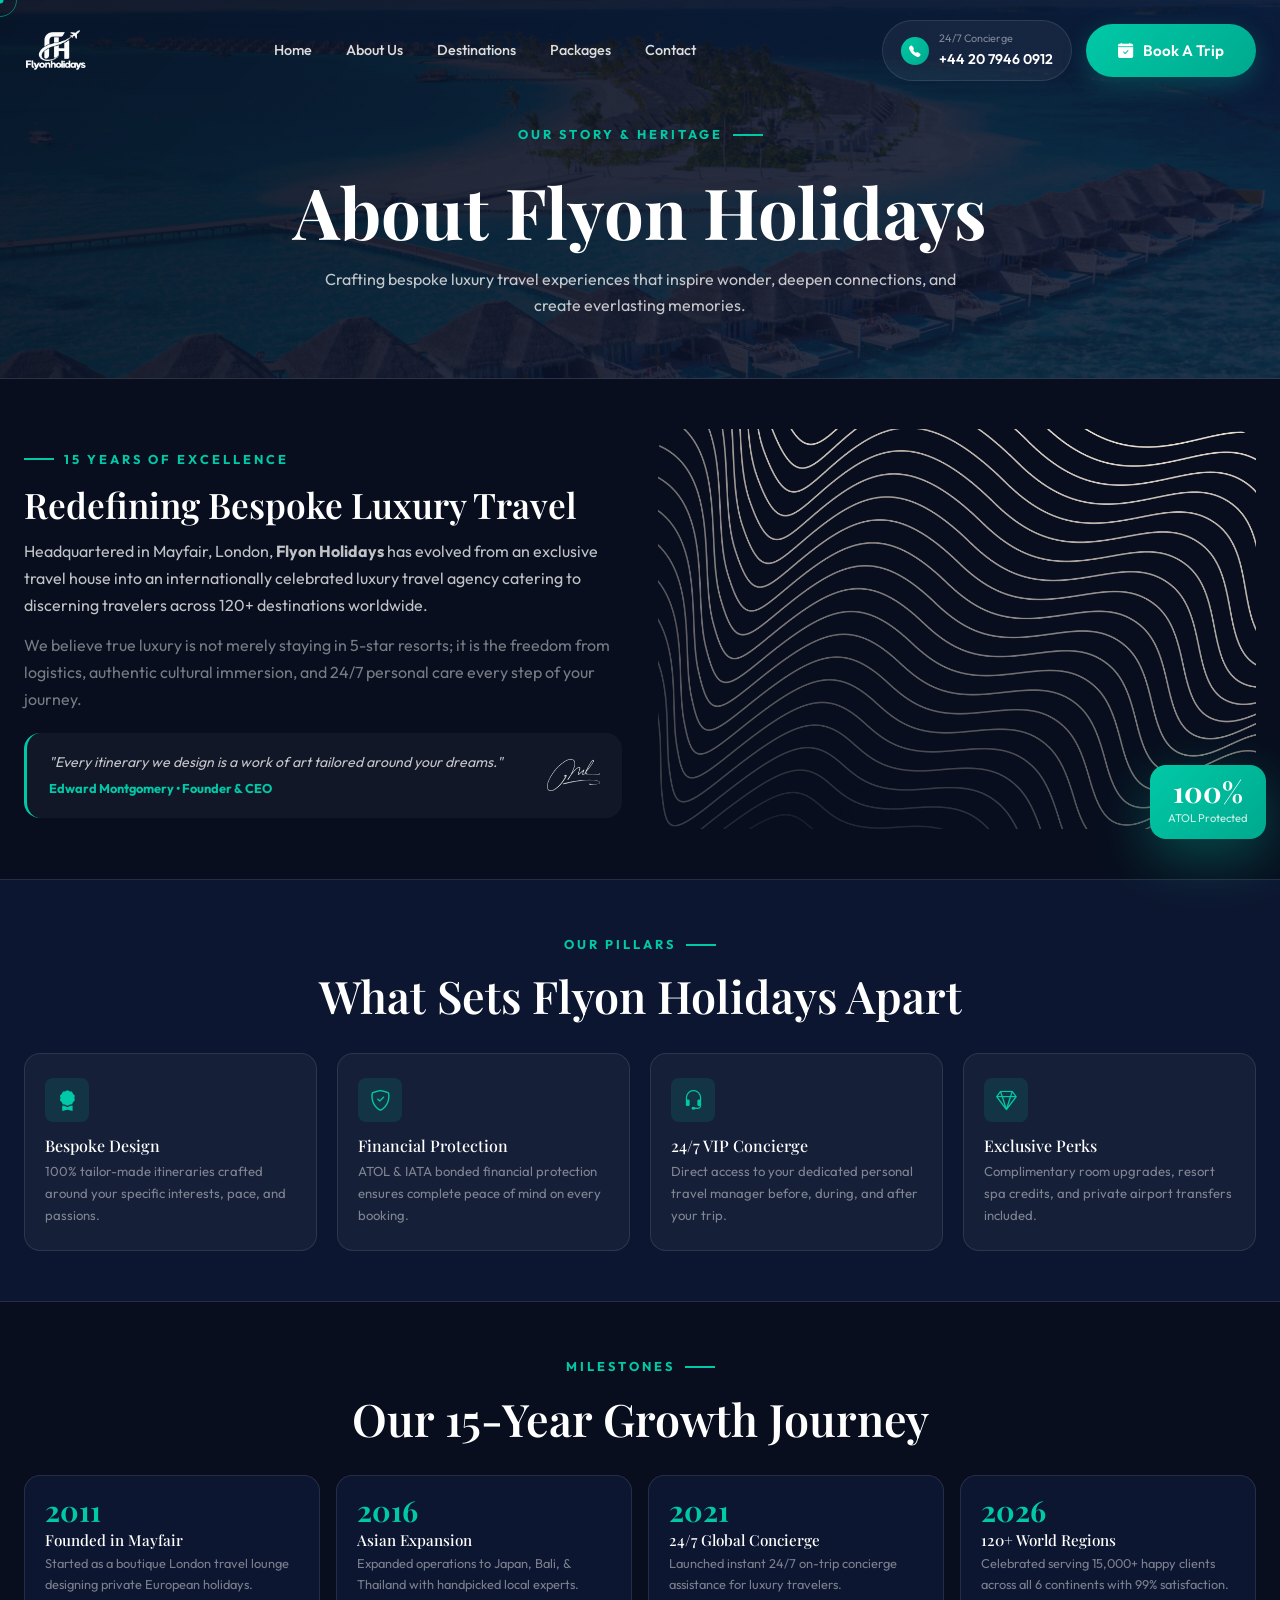
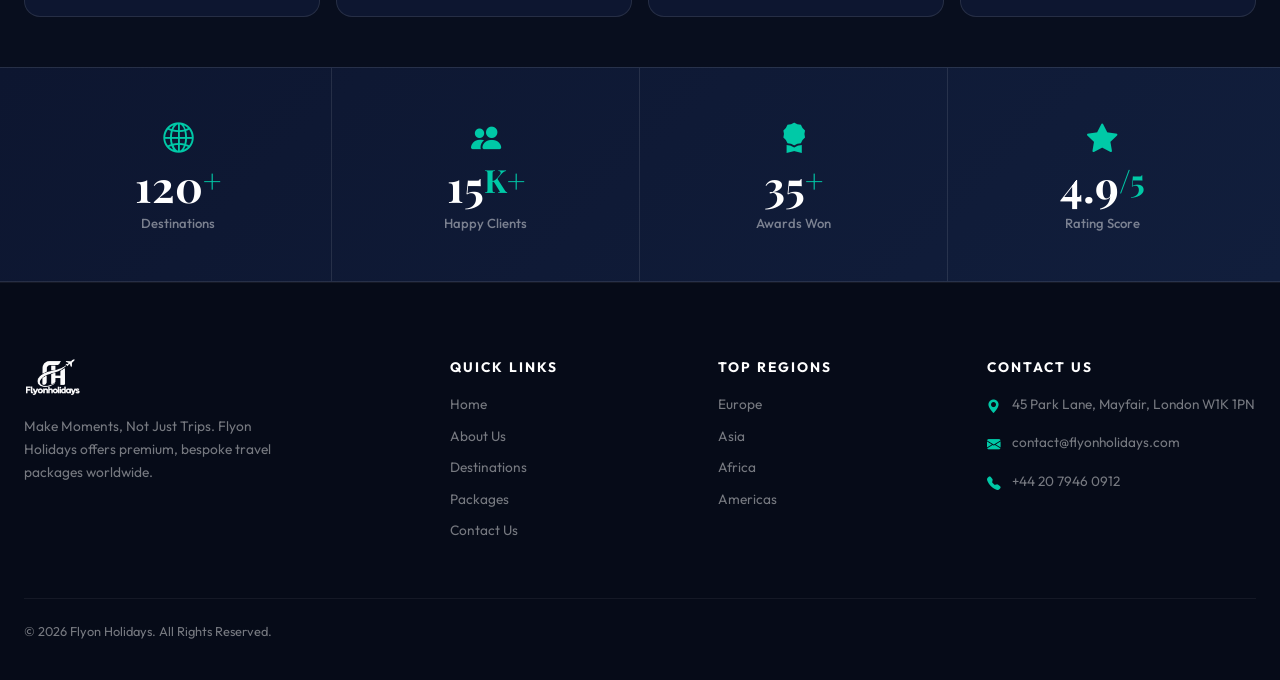
<file: about.html>
<!DOCTYPE html>
<html lang="en">
<head>
    <meta charset="UTF-8">
    <meta name="viewport" content="width=device-width, initial-scale=1.0">
    <title>About Us - Flyon Holidays</title>
    <meta name="description" content="Learn about Flyon Holidays, our story, mission, global team, and dedication to crafting unforgettable luxury holidays.">
    
    <!-- Favicon -->
    <link rel="icon" href="assets/img/fav-icon.svg" type="image/svg+xml">
    
    <!-- CSS Dependencies -->
    <link href="assets/css/bootstrap.min.css" rel="stylesheet">
    <link href="assets/css/bootstrap-icons.css" rel="stylesheet">
    <link href="assets/css/boxicons.min.css" rel="stylesheet">
    <link rel="stylesheet" href="assets/css/custom-style.css">
    
    <style>
        .logo-img { max-height: 48px; width: auto; object-fit: contain; }
        .inner-hero {
            position: relative;
            padding: 120px 0 60px;
            background: linear-gradient(135deg, rgba(8, 14, 30, 0.92), rgba(13, 22, 48, 0.85)), url('assets/img/innerpages/breadcrumb-bg1.jpg') center/cover;
            border-bottom: 1px solid var(--card-border);
        }
        .values-grid {
            display: grid;
            grid-template-columns: repeat(4, 1fr);
            gap: 20px;
            margin-top: 30px;
        }
        .val-card {
            background: rgba(255, 255, 255, 0.04);
            border: 1px solid var(--card-border);
            border-radius: var(--r-md);
            padding: 24px 20px;
            transition: var(--ease);
        }
        .val-card:hover {
            border-color: var(--primary);
            transform: translateY(-4px);
            box-shadow: 0 10px 30px rgba(0, 201, 167, 0.15);
        }
        .val-icon {
            width: 44px;
            height: 44px;
            background: rgba(0, 201, 167, 0.12);
            border-radius: var(--r-sm);
            display: flex;
            align-items: center;
            justify-content: center;
            font-size: 1.3rem;
            color: var(--primary);
            margin-bottom: 14px;
        }
        .timeline-grid {
            display: grid;
            grid-template-columns: repeat(4, 1fr);
            gap: 16px;
            margin-top: 30px;
        }
        .tl-card {
            background: var(--navy-2);
            border: 1px solid var(--card-border);
            border-radius: var(--r-md);
            padding: 20px;
            position: relative;
        }
        .tl-year {
            font-family: var(--font-heading);
            font-size: 1.8rem;
            font-weight: 700;
            color: var(--primary);
            line-height: 1;
            margin-bottom: 6px;
        }
        .modal-booking { display: none; position: fixed; inset: 0; z-index: 99999; background: rgba(8, 14, 30, 0.85); backdrop-filter: blur(12px); align-items: center; justify-content: center; padding: 20px; }
        .modal-booking.active { display: flex; }
        .modal-card { background: #0d1630; border: 1px solid rgba(255, 255, 255, 0.15); border-radius: 24px; padding: 36px; max-width: 540px; width: 100%; position: relative; }
        .modal-close { position: absolute; top: 20px; right: 20px; background: rgba(255,255,255,0.1); border: none; color: #fff; width: 36px; height: 36px; border-radius: 50%; cursor: pointer; display: flex; align-items: center; justify-content: center; font-size: 1.2rem; }
        .toast-msg { position: fixed; bottom: 30px; left: 30px; background: linear-gradient(135deg, var(--primary), var(--primary-dark)); color: #fff; padding: 14px 24px; border-radius: 12px; font-weight: 600; box-shadow: 0 10px 30px rgba(0, 201, 167, 0.3); z-index: 9999; transform: translateY(100px); opacity: 0; transition: all 0.4s ease; }
        .toast-msg.show { transform: translateY(0); opacity: 1; }
        @media(max-width: 992px) {
            .values-grid, .timeline-grid { grid-template-columns: repeat(2, 1fr); }
        }
        @media(max-width: 576px) {
            .values-grid, .timeline-grid { grid-template-columns: 1fr; }
        }
    </style>
</head>
<body>

    <!-- Page Loader -->
    <div id="loader"><div class="ld-ring"></div><div class="ld-txt">Flyon Holidays</div></div>
    <div class="c-dot"></div><div class="c-ring"></div>

    <!-- Header -->
    <header class="site-hdr" id="siteHeader">
        <div class="wrap hdr-inner">
            <a href="index.html" class="logo" title="Flyon Holidays">
                <img src="assets/img/f-logo.png" alt="Flyon Holidays Logo" class="logo-img">
            </a>
            <nav class="nav-list">
                <a href="index.html">Home</a>
                <a href="about.html" class="active">About Us</a>
                <a href="destinations.html">Destinations</a>
                <a href="packages.html">Packages</a>
                <a href="contact.html">Contact</a>
            </nav>
            <div class="hdr-right">
                <div class="hdr-phone">
                    <div class="ph-icon"><i class="bi bi-telephone-fill"></i></div>
                    <div>
                        <small>24/7 Concierge</small>
                        <strong>+44 20 7946 0912</strong>
                    </div>
                </div>
                <button class="btn-p" onclick="openBookingModal('General Inquiry')"><i class="bi bi-calendar-check-fill"></i> Book A Trip</button>
            </div>
            <button class="hamburger" id="mobMenuBtn" aria-label="Toggle Menu"><span></span><span></span><span></span></button>
        </div>
    </header>

    <div class="mob-overlay" id="mobOverlay"></div>
    <aside class="mob-nav" id="mobNav">
        <div class="mob-hdr">
            <a href="index.html" class="logo"><img src="assets/img/f-logo.png" alt="Flyon Holidays Logo" class="logo-img"></a>
            <button class="mob-close" id="mobCloseBtn"><i class="bi bi-x"></i></button>
        </div>
        <div class="mob-links">
            <a href="index.html">Home</a>
            <a href="about.html">About Us</a>
            <a href="destinations.html">Destinations</a>
            <a href="packages.html">Packages</a>
            <a href="contact.html">Contact Us</a>
        </div>
    </aside>

    <!-- Inner Hero -->
    <section class="inner-hero">
        <div class="wrap text-center">
            <div class="lbl center">Our Story & Heritage</div>
            <h1 style="margin-top: 10px;">About Flyon Holidays</h1>
            <p style="color: var(--text-light); max-width: 650px; margin: 12px auto 0;">Crafting bespoke luxury travel experiences that inspire wonder, deepen connections, and create everlasting memories.</p>
        </div>
    </section>

    <!-- Company Story Section -->
    <section style="padding: 50px 0; background: var(--navy);">
        <div class="wrap">
            <div class="why-grid" style="gap: 36px;">
                <div>
                    <div class="lbl">15 Years of Excellence</div>
                    <h2 style="font-size: 2.2rem; margin-bottom: 12px;">Redefining Bespoke Luxury Travel</h2>
                    <p style="color: var(--text-light); line-height: 1.7; margin-bottom: 12px;">Headquartered in Mayfair, London, <strong>Flyon Holidays</strong> has evolved from an exclusive travel house into an internationally celebrated luxury travel agency catering to discerning travelers across 120+ destinations worldwide.</p>
                    <p style="color: var(--text-muted); line-height: 1.7; margin-bottom: 20px;">We believe true luxury is not merely staying in 5-star resorts; it is the freedom from logistics, authentic cultural immersion, and 24/7 personal care every step of your journey.</p>

                    <!-- Founder Quote Box -->
                    <div style="padding: 18px 22px; background: rgba(255,255,255,0.04); border-left: 3px solid var(--primary); border-radius: var(--r-md); display: flex; align-items: center; justify-content: space-between; gap: 16px; flex-wrap: wrap;">
                        <div>
                            <p style="font-size: 0.88rem; color: var(--text-light); font-style: italic; margin-bottom: 4px;">"Every itinerary we design is a work of art tailored around your dreams."</p>
                            <div style="font-size: 0.8rem; font-weight: 700; color: var(--primary);">Edward Montgomery &bull; Founder & CEO</div>
                        </div>
                        <img src="assets/img/innerpages/about-page-founder-signature.png" alt="Founder Signature" style="height: 32px; filter: brightness(0) invert(1); opacity: 0.85;">
                    </div>
                </div>

                <div class="why-img-wrap">
                    <div class="why-img" style="height: 400px;">
                        <img src="assets/img/home4/home4-about-bg.png" alt="About Flyon Holidays">
                    </div>
                    <div class="why-fc1" style="bottom: -10px; right: -10px; padding: 12px 18px;">
                        <div class="n" style="font-size: 1.8rem;">100%</div>
                        <div class="t" style="font-size: 0.7rem;">ATOL Protected</div>
                    </div>
                </div>
            </div>
        </div>
    </section>

    <!-- Core Values Section -->
    <section style="padding: 50px 0; background: var(--navy-2); border-top: 1px solid var(--card-border); border-bottom: 1px solid var(--card-border);">
        <div class="wrap">
            <div class="text-center" style="margin-bottom: 10px;">
                <div class="lbl center">Our Pillars</div>
                <h2>What Sets Flyon Holidays Apart</h2>
            </div>

            <div class="values-grid">
                <div class="val-card">
                    <div class="val-icon"><i class="bi bi-award-fill"></i></div>
                    <h5 style="font-size: 1rem; margin-bottom: 6px;">Bespoke Design</h5>
                    <p style="font-size: 0.82rem; color: var(--text-muted); margin: 0;">100% tailor-made itineraries crafted around your specific interests, pace, and passions.</p>
                </div>
                <div class="val-card">
                    <div class="val-icon"><i class="bi bi-shield-check"></i></div>
                    <h5 style="font-size: 1rem; margin-bottom: 6px;">Financial Protection</h5>
                    <p style="font-size: 0.82rem; color: var(--text-muted); margin: 0;">ATOL & IATA bonded financial protection ensures complete peace of mind on every booking.</p>
                </div>
                <div class="val-card">
                    <div class="val-icon"><i class="bi bi-headset"></i></div>
                    <h5 style="font-size: 1rem; margin-bottom: 6px;">24/7 VIP Concierge</h5>
                    <p style="font-size: 0.82rem; color: var(--text-muted); margin: 0;">Direct access to your dedicated personal travel manager before, during, and after your trip.</p>
                </div>
                <div class="val-card">
                    <div class="val-icon"><i class="bi bi-gem"></i></div>
                    <h5 style="font-size: 1rem; margin-bottom: 6px;">Exclusive Perks</h5>
                    <p style="font-size: 0.82rem; color: var(--text-muted); margin: 0;">Complimentary room upgrades, resort spa credits, and private airport transfers included.</p>
                </div>
            </div>
        </div>
    </section>

    <!-- Company Journey Timeline -->
    <section style="padding: 50px 0; background: var(--navy);">
        <div class="wrap">
            <div class="text-center" style="margin-bottom: 10px;">
                <div class="lbl center">Milestones</div>
                <h2>Our 15-Year Growth Journey</h2>
            </div>

            <div class="timeline-grid">
                <div class="tl-card">
                    <div class="tl-year">2011</div>
                    <h5 style="font-size: 0.95rem; margin-bottom: 4px;">Founded in Mayfair</h5>
                    <p style="font-size: 0.8rem; color: var(--text-muted); margin: 0;">Started as a boutique London travel lounge designing private European holidays.</p>
                </div>
                <div class="tl-card">
                    <div class="tl-year">2016</div>
                    <h5 style="font-size: 0.95rem; margin-bottom: 4px;">Asian Expansion</h5>
                    <p style="font-size: 0.8rem; color: var(--text-muted); margin: 0;">Expanded operations to Japan, Bali, & Thailand with handpicked local experts.</p>
                </div>
                <div class="tl-card">
                    <div class="tl-year">2021</div>
                    <h5 style="font-size: 0.95rem; margin-bottom: 4px;">24/7 Global Concierge</h5>
                    <p style="font-size: 0.8rem; color: var(--text-muted); margin: 0;">Launched instant 24/7 on-trip concierge assistance for luxury travelers.</p>
                </div>
                <div class="tl-card">
                    <div class="tl-year">2026</div>
                    <h5 style="font-size: 0.95rem; margin-bottom: 4px;">120+ World Regions</h5>
                    <p style="font-size: 0.8rem; color: var(--text-muted); margin: 0;">Celebrated serving 15,000+ happy clients across all 6 continents with 99% satisfaction.</p>
                </div>
            </div>
        </div>
    </section>

    <!-- Statistics Section -->
    <section class="stats-sec">
        <div class="wrap">
            <div class="stats-grid">
                <div class="s-item">
                    <i class="bi bi-globe2"></i>
                    <div class="sv">120<em>+</em></div>
                    <div class="sl">Destinations</div>
                </div>
                <div class="s-item">
                    <i class="bi bi-people-fill"></i>
                    <div class="sv">15<em>K+</em></div>
                    <div class="sl">Happy Clients</div>
                </div>
                <div class="s-item">
                    <i class="bi bi-award-fill"></i>
                    <div class="sv">35<em>+</em></div>
                    <div class="sl">Awards Won</div>
                </div>
                <div class="s-item">
                    <i class="bi bi-star-fill"></i>
                    <div class="sv">4.9<em>/5</em></div>
                    <div class="sl">Rating Score</div>
                </div>
            </div>
        </div>
    </section>

    <!-- Footer -->
    <footer class="site-ftr">
        <div class="wrap">
            <div class="ftr-grid">
                <div class="ftr-brand">
                    <a href="index.html"><img src="assets/img/f-logo.png" alt="Flyon Holidays Logo" class="logo-img"></a>
                    <p>Make Moments, Not Just Trips. Flyon Holidays offers premium, bespoke travel packages worldwide.</p>
                </div>
                <div class="ftr-col">
                    <h6>Quick Links</h6>
                    <div class="ftr-links">
                        <a href="index.html">Home</a>
                        <a href="about.html">About Us</a>
                        <a href="destinations.html">Destinations</a>
                        <a href="packages.html">Packages</a>
                        <a href="contact.html">Contact Us</a>
                    </div>
                </div>
                <div class="ftr-col">
                    <h6>Top Regions</h6>
                    <div class="ftr-links">
                        <a href="destinations.html">Europe</a>
                        <a href="destinations.html">Asia</a>
                        <a href="destinations.html">Africa</a>
                        <a href="destinations.html">Americas</a>
                    </div>
                </div>
                <div class="ftr-col">
                    <h6>Contact Us</h6>
                    <div class="ftr-ci"><div class="fi"><i class="bi bi-geo-alt-fill"></i></div><div class="ft">45 Park Lane, Mayfair, London W1K 1PN</div></div>
                    <div class="ftr-ci"><div class="fi"><i class="bi bi-envelope-fill"></i></div><div class="ft">contact@flyonholidays.com</div></div>
                    <div class="ftr-ci"><div class="fi"><i class="bi bi-telephone-fill"></i></div><div class="ft">+44 20 7946 0912</div></div>
                </div>
            </div>
            <div class="ftr-bot">
                <p>&copy; 2026 Flyon Holidays. All Rights Reserved.</p>
            </div>
        </div>
    </footer>

    <!-- Booking Modal -->
    <div class="modal-booking" id="bookingModal">
        <div class="modal-card">
            <button class="modal-close" onclick="closeBookingModal()">&times;</button>
            <div class="lbl">Flyon Holidays</div>
            <h3 id="modalTitle">Book Your Trip</h3>
            <form onsubmit="handleModalSubmit(event)" style="margin-top: 20px;">
                <div style="margin-bottom: 12px;"><input type="text" required placeholder="Full Name" style="width:100%; padding:12px; background:rgba(255,255,255,0.06); border:1px solid rgba(255,255,255,0.15); border-radius:8px; color:#fff;"></div>
                <div style="margin-bottom: 12px;"><input type="email" required placeholder="Email Address" style="width:100%; padding:12px; background:rgba(255,255,255,0.06); border:1px solid rgba(255,255,255,0.15); border-radius:8px; color:#fff;"></div>
                <div style="margin-bottom: 18px;"><input type="tel" required placeholder="Phone Number" style="width:100%; padding:12px; background:rgba(255,255,255,0.06); border:1px solid rgba(255,255,255,0.15); border-radius:8px; color:#fff;"></div>
                <button type="submit" class="btn-p w-100 justify-content-center">Submit Inquiry</button>
            </form>
        </div>
    </div>
    <div class="toast-msg" id="toastMsg">Notification</div>

    <script>
        window.addEventListener('load', () => document.getElementById('loader')?.classList.add('hide'));
        const header = document.getElementById('siteHeader');
        window.addEventListener('scroll', () => header?.classList.toggle('stuck', window.scrollY > 80));
        const mobMenuBtn = document.getElementById('mobMenuBtn');
        const mobCloseBtn = document.getElementById('mobCloseBtn');
        const mobOverlay = document.getElementById('mobOverlay');
        const mobNav = document.getElementById('mobNav');
        function toggleMobNav(open) { mobNav?.classList.toggle('open', open); mobOverlay?.classList.toggle('open', open); }
        mobMenuBtn?.addEventListener('click', () => toggleMobNav(true));
        mobCloseBtn?.addEventListener('click', () => toggleMobNav(false));
        mobOverlay?.addEventListener('click', () => toggleMobNav(false));

        function openBookingModal(pkg) { if (pkg) document.getElementById('modalTitle').textContent = 'Book ' + pkg; document.getElementById('bookingModal').classList.add('active'); }
        function closeBookingModal() { document.getElementById('bookingModal').classList.remove('active'); }
        function handleModalSubmit(e) { e.preventDefault(); closeBookingModal(); const t = document.getElementById('toastMsg'); t.textContent = '🎉 Inquiry received! Our team will contact you shortly.'; t.classList.add('show'); setTimeout(() => t.classList.remove('show'), 4000); }
    </script>
</body>
</html>
</file>
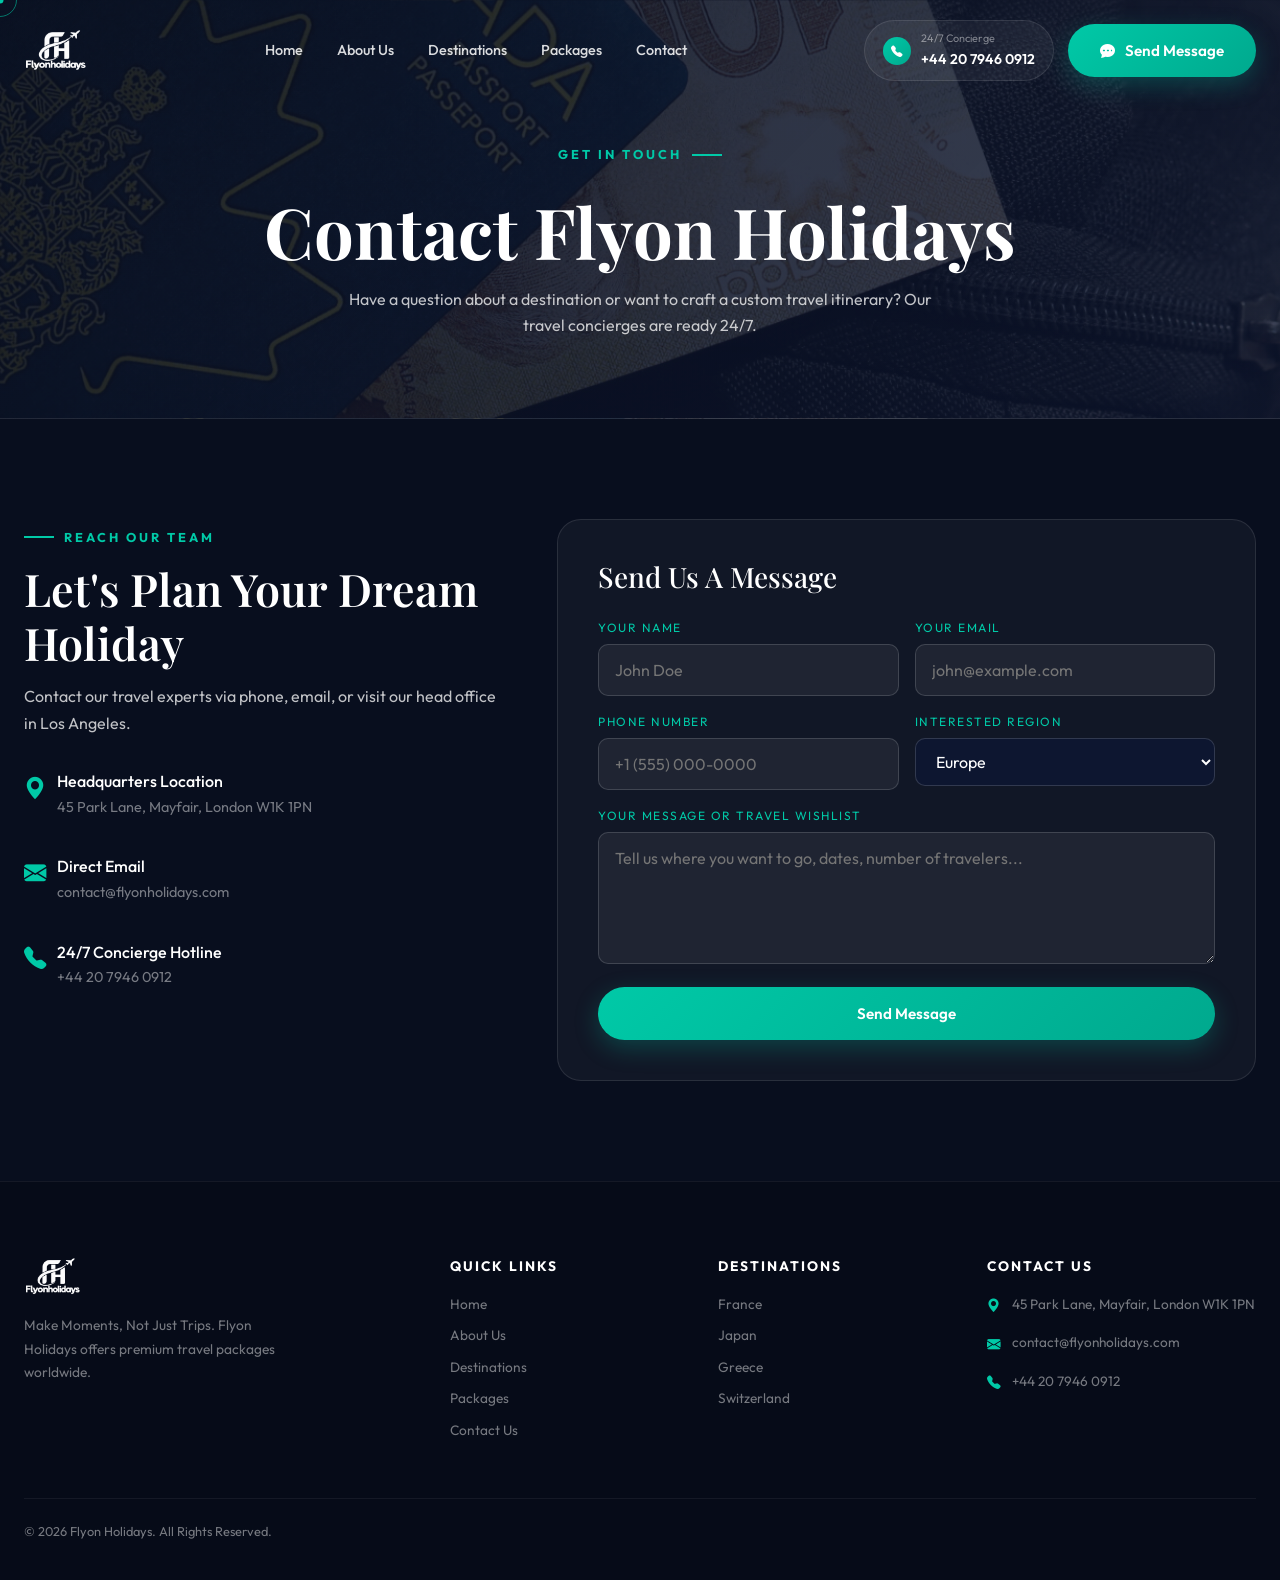
<file: contact.html>
<!DOCTYPE html>
<html lang="en">
<head>
    <meta charset="UTF-8">
    <meta name="viewport" content="width=device-width, initial-scale=1.0">
    <title>Contact Us - Flyon Holidays</title>
    <meta name="description" content="Contact Flyon Holidays for custom trip inquiries, luxury booking assistance, or 24/7 client support.">
    <link rel="icon" href="assets/img/fav-icon.svg" type="image/svg+xml">
    <link href="assets/css/bootstrap.min.css" rel="stylesheet">
    <link href="assets/css/bootstrap-icons.css" rel="stylesheet">
    <link href="assets/css/boxicons.min.css" rel="stylesheet">
    <link rel="stylesheet" href="assets/css/custom-style.css">
    <style>
        .logo-img { max-height: 48px; width: auto; object-fit: contain; }
        .inner-hero {
            position: relative;
            padding: 140px 0 80px;
            background: linear-gradient(135deg, rgba(8, 14, 30, 0.9), rgba(13, 22, 48, 0.8)), url('assets/img/innerpages/breadcrumb-bg5.jpg') center/cover;
            border-bottom: 1px solid var(--card-border);
        }
        .contact-card {
            background: rgba(255, 255, 255, 0.04);
            border: 1px solid var(--card-border);
            border-radius: var(--r-lg);
            padding: 40px;
        }
        .toast-msg { position: fixed; bottom: 30px; left: 30px; background: linear-gradient(135deg, var(--primary), var(--primary-dark)); color: #fff; padding: 14px 24px; border-radius: 12px; font-weight: 600; box-shadow: 0 10px 30px rgba(0, 201, 167, 0.3); z-index: 9999; transform: translateY(100px); opacity: 0; transition: all 0.4s ease; }
        .toast-msg.show { transform: translateY(0); opacity: 1; }
    </style>
</head>
<body>
    <div id="loader"><div class="ld-ring"></div><div class="ld-txt">Flyon Holidays</div></div>
    <div class="c-dot"></div><div class="c-ring"></div>

    <!-- Header -->
    <header class="site-hdr" id="siteHeader">
        <div class="wrap hdr-inner">
            <a href="index.html" class="logo" title="Flyon Holidays">
                <img src="assets/img/f-logo.png" alt="Flyon Holidays Logo" class="logo-img">
            </a>
            <nav class="nav-list">
                <a href="index.html">Home</a>
                <a href="about.html">About Us</a>
                <a href="destinations.html">Destinations</a>
                <a href="packages.html">Packages</a>
                <a href="contact.html" class="active">Contact</a>
            </nav>
            <div class="hdr-right">
                <div class="hdr-phone">
                    <div class="ph-icon"><i class="bi bi-telephone-fill"></i></div>
                    <div>
                        <small>24/7 Concierge</small>
                        <strong>+44 20 7946 0912</strong>
                    </div>
                </div>
                <a href="#contactForm" class="btn-p"><i class="bi bi-chat-dots-fill"></i> Send Message</a>
            </div>
            <button class="hamburger" id="mobMenuBtn"><span></span><span></span><span></span></button>
        </div>
    </header>

    <div class="mob-overlay" id="mobOverlay"></div>
    <aside class="mob-nav" id="mobNav">
        <div class="mob-hdr">
            <a href="index.html" class="logo"><img src="assets/img/f-logo.png" alt="Flyon Holidays Logo" class="logo-img"></a>
            <button class="mob-close" id="mobCloseBtn"><i class="bi bi-x"></i></button>
        </div>
        <div class="mob-links">
            <a href="index.html">Home</a>
            <a href="about.html">About Us</a>
            <a href="destinations.html">Destinations</a>
            <a href="packages.html">Packages</a>
            <a href="contact.html">Contact Us</a>
        </div>
    </aside>

    <!-- Inner Hero -->
    <section class="inner-hero">
        <div class="wrap text-center">
            <div class="lbl center">Get In Touch</div>
            <h1 style="margin-top: 10px;">Contact Flyon Holidays</h1>
            <p style="color: var(--text-light); max-width: 600px; margin: 12px auto 0;">Have a question about a destination or want to craft a custom travel itinerary? Our travel concierges are ready 24/7.</p>
        </div>
    </section>

    <!-- Contact Content Section -->
    <section class="sp dest-sec" id="contactForm">
        <div class="wrap">
            <div class="row g-5">
                <div class="col-lg-5">
                    <div class="lbl">Reach Our Team</div>
                    <h2>Let's Plan Your Dream Holiday</h2>
                    <p style="color: var(--text-light); margin-top: 14px;">Contact our travel experts via phone, email, or visit our head office in Los Angeles.</p>

                    <div style="margin-top: 32px; display: flex; flex-direction: column; gap: 20px;">
                        <div class="ftr-ci">
                            <div class="fi" style="font-size: 1.4rem; color: var(--primary);"><i class="bi bi-geo-alt-fill"></i></div>
                            <div>
                                <strong style="color: #fff; font-size: 1rem;">Headquarters Location</strong>
                                <span style="color: var(--text-muted); font-size: 0.9rem;">45 Park Lane, Mayfair, London W1K 1PN</span>
                            </div>
                        </div>

                        <div class="ftr-ci">
                            <div class="fi" style="font-size: 1.4rem; color: var(--primary);"><i class="bi bi-envelope-fill"></i></div>
                            <div>
                                <strong style="color: #fff; font-size: 1rem;">Direct Email</strong>
                                <span style="color: var(--text-muted); font-size: 0.9rem;">contact@flyonholidays.com</span>
                            </div>
                        </div>

                        <div class="ftr-ci">
                            <div class="fi" style="font-size: 1.4rem; color: var(--primary);"><i class="bi bi-telephone-fill"></i></div>
                            <div>
                                <strong style="color: #fff; font-size: 1rem;">24/7 Concierge Hotline</strong>
                                <span style="color: var(--text-muted); font-size: 0.9rem;">+44 20 7946 0912</span>
                            </div>
                        </div>
                    </div>
                </div>

                <div class="col-lg-7">
                    <div class="contact-card">
                        <h3>Send Us A Message</h3>
                        <form onsubmit="handleFormSubmit(event)" style="margin-top: 24px;">
                            <div class="row g-3">
                                <div class="col-md-6">
                                    <label style="display:block; font-size: 0.75rem; text-transform: uppercase; color: var(--primary); letter-spacing: 1.5px; margin-bottom: 6px;">Your Name</label>
                                    <input type="text" required placeholder="John Doe" style="width: 100%; padding: 12px 16px; background: rgba(255,255,255,0.06); border: 1px solid rgba(255,255,255,0.15); border-radius: 10px; color: #fff; outline: none;">
                                </div>
                                <div class="col-md-6">
                                    <label style="display:block; font-size: 0.75rem; text-transform: uppercase; color: var(--primary); letter-spacing: 1.5px; margin-bottom: 6px;">Your Email</label>
                                    <input type="email" required placeholder="john@example.com" style="width: 100%; padding: 12px 16px; background: rgba(255,255,255,0.06); border: 1px solid rgba(255,255,255,0.15); border-radius: 10px; color: #fff; outline: none;">
                                </div>
                                <div class="col-md-6">
                                    <label style="display:block; font-size: 0.75rem; text-transform: uppercase; color: var(--primary); letter-spacing: 1.5px; margin-bottom: 6px;">Phone Number</label>
                                    <input type="tel" placeholder="+1 (555) 000-0000" style="width: 100%; padding: 12px 16px; background: rgba(255,255,255,0.06); border: 1px solid rgba(255,255,255,0.15); border-radius: 10px; color: #fff; outline: none;">
                                </div>
                                <div class="col-md-6">
                                    <label style="display:block; font-size: 0.75rem; text-transform: uppercase; color: var(--primary); letter-spacing: 1.5px; margin-bottom: 6px;">Interested Region</label>
                                    <select style="width: 100%; padding: 12px 16px; background: #0d1630; border: 1px solid rgba(255,255,255,0.15); border-radius: 10px; color: #fff; outline: none;">
                                        <option>Europe</option>
                                        <option>Asia</option>
                                        <option>Africa</option>
                                        <option>Americas</option>
                                        <option>Other / Custom</option>
                                    </select>
                                </div>
                                <div class="col-12">
                                    <label style="display:block; font-size: 0.75rem; text-transform: uppercase; color: var(--primary); letter-spacing: 1.5px; margin-bottom: 6px;">Your Message or Travel Wishlist</label>
                                    <textarea rows="4" required placeholder="Tell us where you want to go, dates, number of travelers..." style="width: 100%; padding: 12px 16px; background: rgba(255,255,255,0.06); border: 1px solid rgba(255,255,255,0.15); border-radius: 10px; color: #fff; outline: none;"></textarea>
                                </div>
                                <div class="col-12">
                                    <button type="submit" class="btn-p w-100 justify-content-center" style="padding: 14px;">Send Message</button>
                                </div>
                            </div>
                        </form>
                    </div>
                </div>
            </div>
        </div>
    </section>

    <!-- Footer -->
    <footer class="site-ftr">
        <div class="wrap">
            <div class="ftr-grid">
                <div class="ftr-brand">
                    <a href="index.html"><img src="assets/img/f-logo.png" alt="Flyon Holidays Logo" class="logo-img"></a>
                    <p>Make Moments, Not Just Trips. Flyon Holidays offers premium travel packages worldwide.</p>
                </div>
                <div class="ftr-col">
                    <h6>Quick Links</h6>
                    <div class="ftr-links">
                        <a href="index.html">Home</a>
                        <a href="about.html">About Us</a>
                        <a href="destinations.html">Destinations</a>
                        <a href="packages.html">Packages</a>
                        <a href="contact.html">Contact Us</a>
                    </div>
                </div>
                <div class="ftr-col">
                    <h6>Destinations</h6>
                    <div class="ftr-links">
                        <a href="destinations.html">France</a>
                        <a href="destinations.html">Japan</a>
                        <a href="destinations.html">Greece</a>
                        <a href="destinations.html">Switzerland</a>
                    </div>
                </div>
                <div class="ftr-col">
                    <h6>Contact Us</h6>
                    <div class="ftr-ci"><div class="fi"><i class="bi bi-geo-alt-fill"></i></div><div class="ft">45 Park Lane, Mayfair, London W1K 1PN</div></div>
                    <div class="ftr-ci"><div class="fi"><i class="bi bi-envelope-fill"></i></div><div class="ft">contact@flyonholidays.com</div></div>
                    <div class="ftr-ci"><div class="fi"><i class="bi bi-telephone-fill"></i></div><div class="ft">+44 20 7946 0912</div></div>
                </div>
            </div>
            <div class="ftr-bot">
                <p>&copy; 2026 Flyon Holidays. All Rights Reserved.</p>
            </div>
        </div>
    </footer>

    <div class="toast-msg" id="toastMsg">Notification</div>

    <script>
        window.addEventListener('load', () => document.getElementById('loader')?.classList.add('hide'));
        const header = document.getElementById('siteHeader');
        window.addEventListener('scroll', () => header?.classList.toggle('stuck', window.scrollY > 80));
        const mobMenuBtn = document.getElementById('mobMenuBtn');
        const mobCloseBtn = document.getElementById('mobCloseBtn');
        const mobOverlay = document.getElementById('mobOverlay');
        const mobNav = document.getElementById('mobNav');
        function toggleMobNav(open) { mobNav?.classList.toggle('open', open); mobOverlay?.classList.toggle('open', open); }
        mobMenuBtn?.addEventListener('click', () => toggleMobNav(true));
        mobCloseBtn?.addEventListener('click', () => toggleMobNav(false));
        mobOverlay?.addEventListener('click', () => toggleMobNav(false));

        function handleFormSubmit(e) {
            e.preventDefault();
            const t = document.getElementById('toastMsg');
            t.textContent = '🎉 Message sent successfully! Our concierge will email you within 15 minutes.';
            t.classList.add('show');
            setTimeout(() => t.classList.remove('show'), 4000);
            e.target.reset();
        }
    </script>
</body>
</html>
</file>
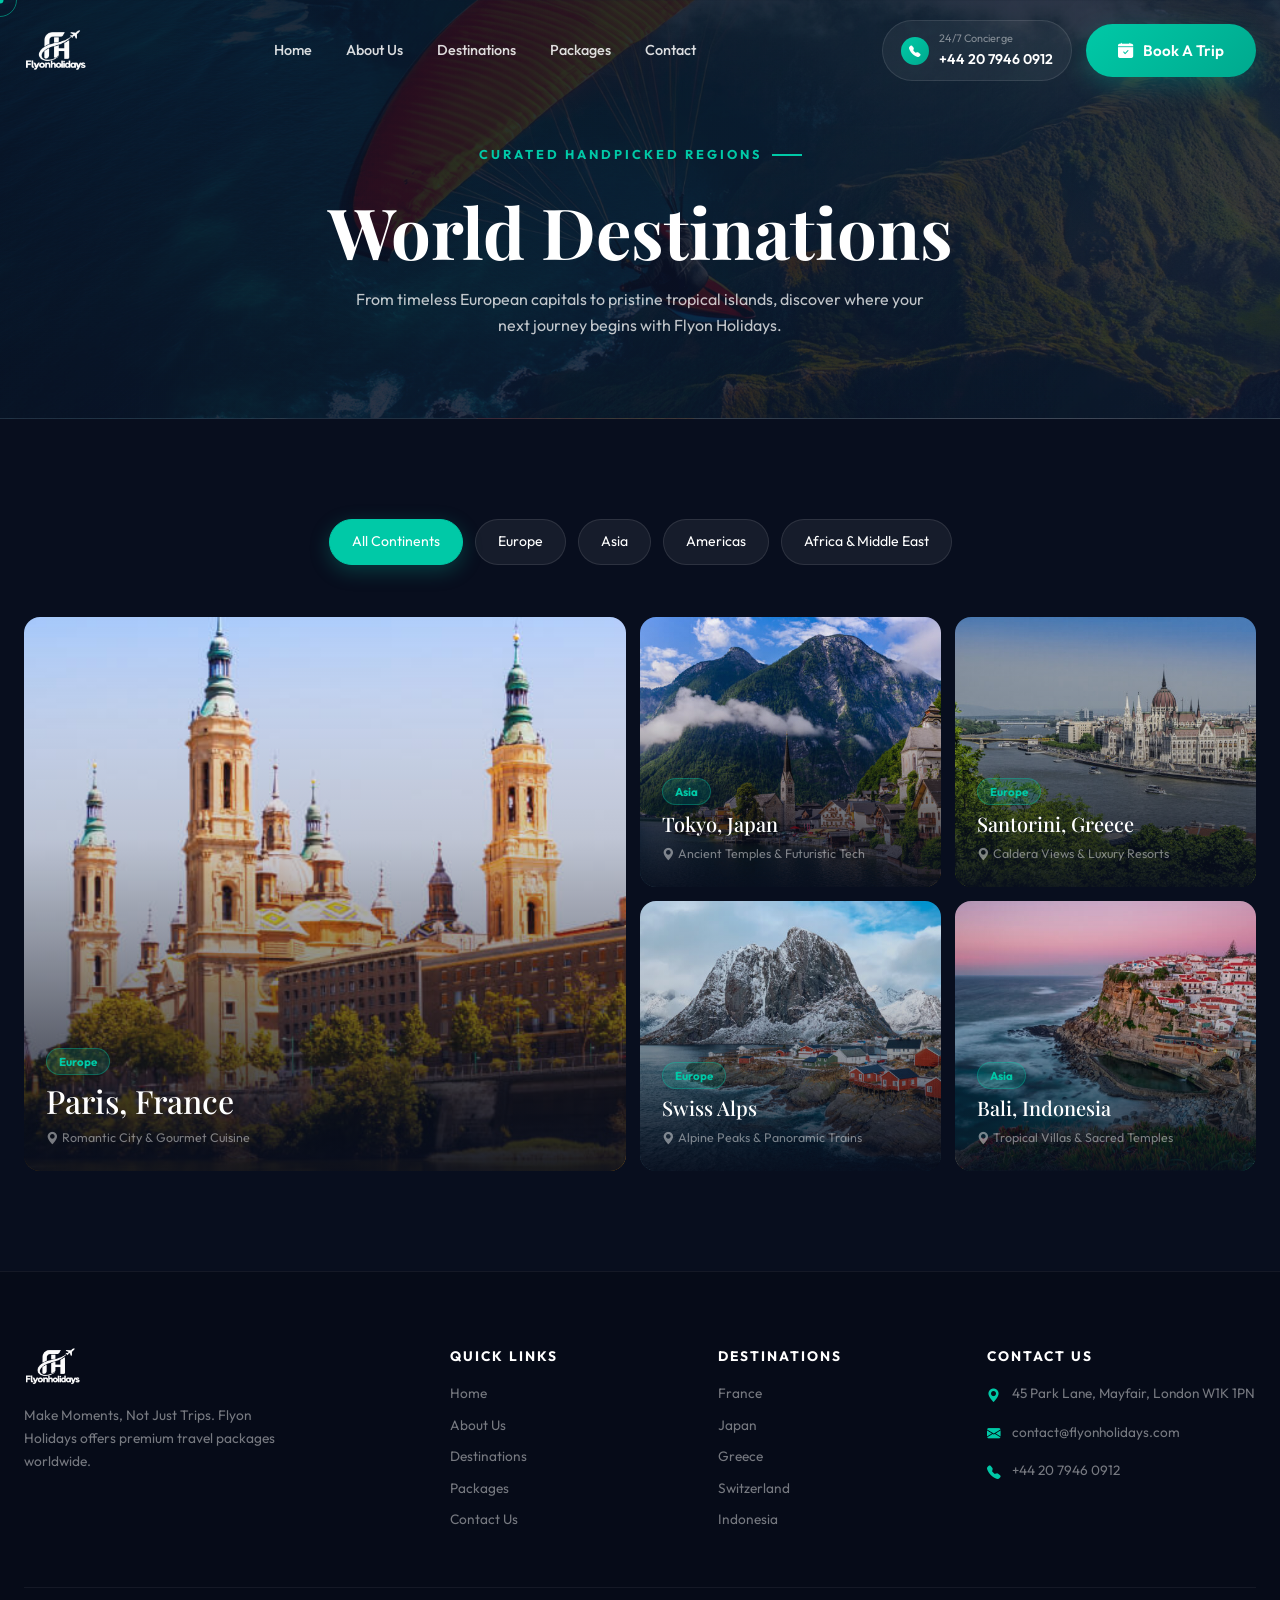
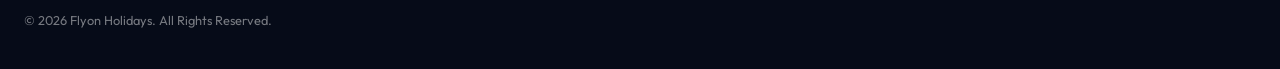
<file: destinations.html>
<!DOCTYPE html>
<html lang="en">
<head>
    <meta charset="UTF-8">
    <meta name="viewport" content="width=device-width, initial-scale=1.0">
    <title>Destinations - Flyon Holidays</title>
    <meta name="description" content="Explore luxury destinations worldwide with Flyon Holidays. Paris, Tokyo, Swiss Alps, Santorini, Bali, Cairo and beyond.">
    <link rel="icon" href="assets/img/fav-icon.svg" type="image/svg+xml">
    <link href="assets/css/bootstrap.min.css" rel="stylesheet">
    <link href="assets/css/bootstrap-icons.css" rel="stylesheet">
    <link href="assets/css/boxicons.min.css" rel="stylesheet">
    <link rel="stylesheet" href="assets/css/custom-style.css">
    <style>
        .logo-img { max-height: 48px; width: auto; object-fit: contain; }
        .inner-hero {
            position: relative;
            padding: 140px 0 80px;
            background: linear-gradient(135deg, rgba(8, 14, 30, 0.9), rgba(13, 22, 48, 0.8)), url('assets/img/innerpages/breadcrumb-bg3.jpg') center/cover;
            border-bottom: 1px solid var(--card-border);
        }
        .modal-booking { display: none; position: fixed; inset: 0; z-index: 99999; background: rgba(8, 14, 30, 0.85); backdrop-filter: blur(12px); align-items: center; justify-content: center; padding: 20px; }
        .modal-booking.active { display: flex; }
        .modal-card { background: #0d1630; border: 1px solid rgba(255, 255, 255, 0.15); border-radius: 24px; padding: 36px; max-width: 540px; width: 100%; position: relative; }
        .modal-close { position: absolute; top: 20px; right: 20px; background: rgba(255,255,255,0.1); border: none; color: #fff; width: 36px; height: 36px; border-radius: 50%; cursor: pointer; display: flex; align-items: center; justify-content: center; font-size: 1.2rem; }
        .toast-msg { position: fixed; bottom: 30px; left: 30px; background: linear-gradient(135deg, var(--primary), var(--primary-dark)); color: #fff; padding: 14px 24px; border-radius: 12px; font-weight: 600; box-shadow: 0 10px 30px rgba(0, 201, 167, 0.3); z-index: 9999; transform: translateY(100px); opacity: 0; transition: all 0.4s ease; }
        .toast-msg.show { transform: translateY(0); opacity: 1; }
        .filter-bar {
            display: flex;
            gap: 12px;
            justify-content: center;
            margin-bottom: 40px;
            flex-wrap: wrap;
        }
        .f-btn {
            padding: 10px 22px;
            background: rgba(255,255,255,0.06);
            border: 1px solid var(--card-border);
            border-radius: 100px;
            color: #fff;
            font-size: 0.88rem;
            cursor: pointer;
            transition: var(--ease);
        }
        .f-btn.active, .f-btn:hover {
            background: var(--primary);
            border-color: var(--primary);
            box-shadow: 0 6px 20px var(--primary-glow);
        }
    </style>
</head>
<body>
    <div id="loader"><div class="ld-ring"></div><div class="ld-txt">Flyon Holidays</div></div>
    <div class="c-dot"></div><div class="c-ring"></div>

    <!-- Header -->
    <header class="site-hdr" id="siteHeader">
        <div class="wrap hdr-inner">
            <a href="index.html" class="logo" title="Flyon Holidays">
                <img src="assets/img/f-logo.png" alt="Flyon Holidays Logo" class="logo-img">
            </a>
            <nav class="nav-list">
                <a href="index.html">Home</a>
                <a href="about.html">About Us</a>
                <a href="destinations.html" class="active">Destinations</a>
                <a href="packages.html">Packages</a>
                <a href="contact.html">Contact</a>
            </nav>
            <div class="hdr-right">
                <div class="hdr-phone">
                    <div class="ph-icon"><i class="bi bi-telephone-fill"></i></div>
                    <div>
                        <small>24/7 Concierge</small>
                        <strong>+44 20 7946 0912</strong>
                    </div>
                </div>
                <button class="btn-p" onclick="openBookingModal('General Inquiry')"><i class="bi bi-calendar-check-fill"></i> Book A Trip</button>
            </div>
            <button class="hamburger" id="mobMenuBtn"><span></span><span></span><span></span></button>
        </div>
    </header>

    <div class="mob-overlay" id="mobOverlay"></div>
    <aside class="mob-nav" id="mobNav">
        <div class="mob-hdr">
            <a href="index.html" class="logo"><img src="assets/img/f-logo.png" alt="Flyon Holidays Logo" class="logo-img"></a>
            <button class="mob-close" id="mobCloseBtn"><i class="bi bi-x"></i></button>
        </div>
        <div class="mob-links">
            <a href="index.html">Home</a>
            <a href="about.html">About Us</a>
            <a href="destinations.html">Destinations</a>
            <a href="packages.html">Packages</a>
            <a href="contact.html">Contact Us</a>
        </div>
    </aside>

    <!-- Inner Hero -->
    <section class="inner-hero">
        <div class="wrap text-center">
            <div class="lbl center">Curated Handpicked Regions</div>
            <h1 style="margin-top: 10px;">World Destinations</h1>
            <p style="color: var(--text-light); max-width: 600px; margin: 12px auto 0;">From timeless European capitals to pristine tropical islands, discover where your next journey begins with Flyon Holidays.</p>
        </div>
    </section>

    <!-- Destinations Grid & Filter -->
    <section class="sp dest-sec">
        <div class="wrap">
            <div class="filter-bar">
                <button class="f-btn active" onclick="filterDest('all')">All Continents</button>
                <button class="f-btn" onclick="filterDest('europe')">Europe</button>
                <button class="f-btn" onclick="filterDest('asia')">Asia</button>
                <button class="f-btn" onclick="filterDest('americas')">Americas</button>
                <button class="f-btn" onclick="filterDest('africa')">Africa & Middle East</button>
            </div>

            <div class="dest-grid" id="destGrid">
                <!-- Card 1 -->
                <div class="d-card big dest-item europe" onclick="openBookingModal('Paris, France')">
                    <img src="assets/img/innerpages/destination-img1.jpg" alt="Paris France">
                    <div class="d-card-ov"></div>
                    <div class="d-card-info">
                        <span class="d-badge">Europe</span>
                        <h3>Paris, France</h3>
                        <div class="d-country"><i class="bi bi-geo-alt-fill"></i> Romantic City & Gourmet Cuisine</div>
                    </div>
                    <button class="d-hover-btn">Book Paris Package</button>
                </div>

                <!-- Card 2 -->
                <div class="d-card dest-item asia" onclick="openBookingModal('Tokyo, Japan')">
                    <img src="assets/img/innerpages/destination-img2.jpg" alt="Tokyo Japan">
                    <div class="d-card-ov"></div>
                    <div class="d-card-info">
                        <span class="d-badge">Asia</span>
                        <h3>Tokyo, Japan</h3>
                        <div class="d-country"><i class="bi bi-geo-alt-fill"></i> Ancient Temples & Futuristic Tech</div>
                    </div>
                    <button class="d-hover-btn">Book Tokyo Package</button>
                </div>

                <!-- Card 3 -->
                <div class="d-card dest-item europe" onclick="openBookingModal('Santorini, Greece')">
                    <img src="assets/img/innerpages/destination-img3.jpg" alt="Santorini Greece">
                    <div class="d-card-ov"></div>
                    <div class="d-card-info">
                        <span class="d-badge">Europe</span>
                        <h3>Santorini, Greece</h3>
                        <div class="d-country"><i class="bi bi-geo-alt-fill"></i> Caldera Views & Luxury Resorts</div>
                    </div>
                    <button class="d-hover-btn">Book Santorini Package</button>
                </div>

                <!-- Card 4 -->
                <div class="d-card dest-item europe" onclick="openBookingModal('Swiss Alps')">
                    <img src="assets/img/innerpages/destination-img4.jpg" alt="Swiss Alps">
                    <div class="d-card-ov"></div>
                    <div class="d-card-info">
                        <span class="d-badge">Europe</span>
                        <h3>Swiss Alps</h3>
                        <div class="d-country"><i class="bi bi-geo-alt-fill"></i> Alpine Peaks & Panoramic Trains</div>
                    </div>
                    <button class="d-hover-btn">Book Swiss Alps Package</button>
                </div>

                <!-- Card 5 -->
                <div class="d-card dest-item asia" onclick="openBookingModal('Bali, Indonesia')">
                    <img src="assets/img/innerpages/destination-img5.jpg" alt="Bali Indonesia">
                    <div class="d-card-ov"></div>
                    <div class="d-card-info">
                        <span class="d-badge">Asia</span>
                        <h3>Bali, Indonesia</h3>
                        <div class="d-country"><i class="bi bi-geo-alt-fill"></i> Tropical Villas & Sacred Temples</div>
                    </div>
                    <button class="d-hover-btn">Book Bali Package</button>
                </div>
            </div>
        </div>
    </section>

    <!-- Footer -->
    <footer class="site-ftr">
        <div class="wrap">
            <div class="ftr-grid">
                <div class="ftr-brand">
                    <a href="index.html"><img src="assets/img/f-logo.png" alt="Flyon Holidays Logo" class="logo-img"></a>
                    <p>Make Moments, Not Just Trips. Flyon Holidays offers premium travel packages worldwide.</p>
                </div>
                <div class="ftr-col">
                    <h6>Quick Links</h6>
                    <div class="ftr-links">
                        <a href="index.html">Home</a>
                        <a href="about.html">About Us</a>
                        <a href="destinations.html">Destinations</a>
                        <a href="packages.html">Packages</a>
                        <a href="contact.html">Contact Us</a>
                    </div>
                </div>
                <div class="ftr-col">
                    <h6>Destinations</h6>
                    <div class="ftr-links">
                        <a href="destinations.html">France</a>
                        <a href="destinations.html">Japan</a>
                        <a href="destinations.html">Greece</a>
                        <a href="destinations.html">Switzerland</a>
                        <a href="destinations.html">Indonesia</a>
                    </div>
                </div>
                <div class="ftr-col">
                    <h6>Contact Us</h6>
                    <div class="ftr-ci"><div class="fi"><i class="bi bi-geo-alt-fill"></i></div><div class="ft">45 Park Lane, Mayfair, London W1K 1PN</div></div>
                    <div class="ftr-ci"><div class="fi"><i class="bi bi-envelope-fill"></i></div><div class="ft">contact@flyonholidays.com</div></div>
                    <div class="ftr-ci"><div class="fi"><i class="bi bi-telephone-fill"></i></div><div class="ft">+44 20 7946 0912</div></div>
                </div>
            </div>
            <div class="ftr-bot">
                <p>&copy; 2026 Flyon Holidays. All Rights Reserved.</p>
            </div>
        </div>
    </footer>

    <!-- Booking Modal -->
    <div class="modal-booking" id="bookingModal">
        <div class="modal-card">
            <button class="modal-close" onclick="closeBookingModal()">&times;</button>
            <div class="lbl">Flyon Holidays</div>
            <h3 id="modalTitle">Book Your Trip</h3>
            <form onsubmit="handleModalSubmit(event)" style="margin-top: 20px;">
                <div style="margin-bottom: 12px;"><input type="text" required placeholder="Full Name" style="width:100%; padding:12px; background:rgba(255,255,255,0.06); border:1px solid rgba(255,255,255,0.15); border-radius:8px; color:#fff;"></div>
                <div style="margin-bottom: 12px;"><input type="email" required placeholder="Email Address" style="width:100%; padding:12px; background:rgba(255,255,255,0.06); border:1px solid rgba(255,255,255,0.15); border-radius:8px; color:#fff;"></div>
                <div style="margin-bottom: 18px;"><input type="tel" required placeholder="Phone Number" style="width:100%; padding:12px; background:rgba(255,255,255,0.06); border:1px solid rgba(255,255,255,0.15); border-radius:8px; color:#fff;"></div>
                <button type="submit" class="btn-p w-100 justify-content-center">Submit Inquiry</button>
            </form>
        </div>
    </div>
    <div class="toast-msg" id="toastMsg">Notification</div>

    <script>
        window.addEventListener('load', () => document.getElementById('loader')?.classList.add('hide'));
        const header = document.getElementById('siteHeader');
        window.addEventListener('scroll', () => header?.classList.toggle('stuck', window.scrollY > 80));
        const mobMenuBtn = document.getElementById('mobMenuBtn');
        const mobCloseBtn = document.getElementById('mobCloseBtn');
        const mobOverlay = document.getElementById('mobOverlay');
        const mobNav = document.getElementById('mobNav');
        function toggleMobNav(open) { mobNav?.classList.toggle('open', open); mobOverlay?.classList.toggle('open', open); }
        mobMenuBtn?.addEventListener('click', () => toggleMobNav(true));
        mobCloseBtn?.addEventListener('click', () => toggleMobNav(false));
        mobOverlay?.addEventListener('click', () => toggleMobNav(false));

        function filterDest(cat) {
            document.querySelectorAll('.f-btn').forEach(btn => btn.classList.remove('active'));
            event.target.classList.add('active');
            const cards = document.querySelectorAll('.dest-item');
            cards.forEach(card => {
                if (cat === 'all' || card.classList.contains(cat)) {
                    card.style.display = 'block';
                } else {
                    card.style.display = 'none';
                }
            });
        }

        function openBookingModal(pkg) { if (pkg) document.getElementById('modalTitle').textContent = 'Book ' + pkg; document.getElementById('bookingModal').classList.add('active'); }
        function closeBookingModal() { document.getElementById('bookingModal').classList.remove('active'); }
        function handleModalSubmit(e) { e.preventDefault(); closeBookingModal(); const t = document.getElementById('toastMsg'); t.textContent = '🎉 Inquiry received! Our team will contact you shortly.'; t.classList.add('show'); setTimeout(() => t.classList.remove('show'), 4000); }
    </script>
</body>
</html>
</file>
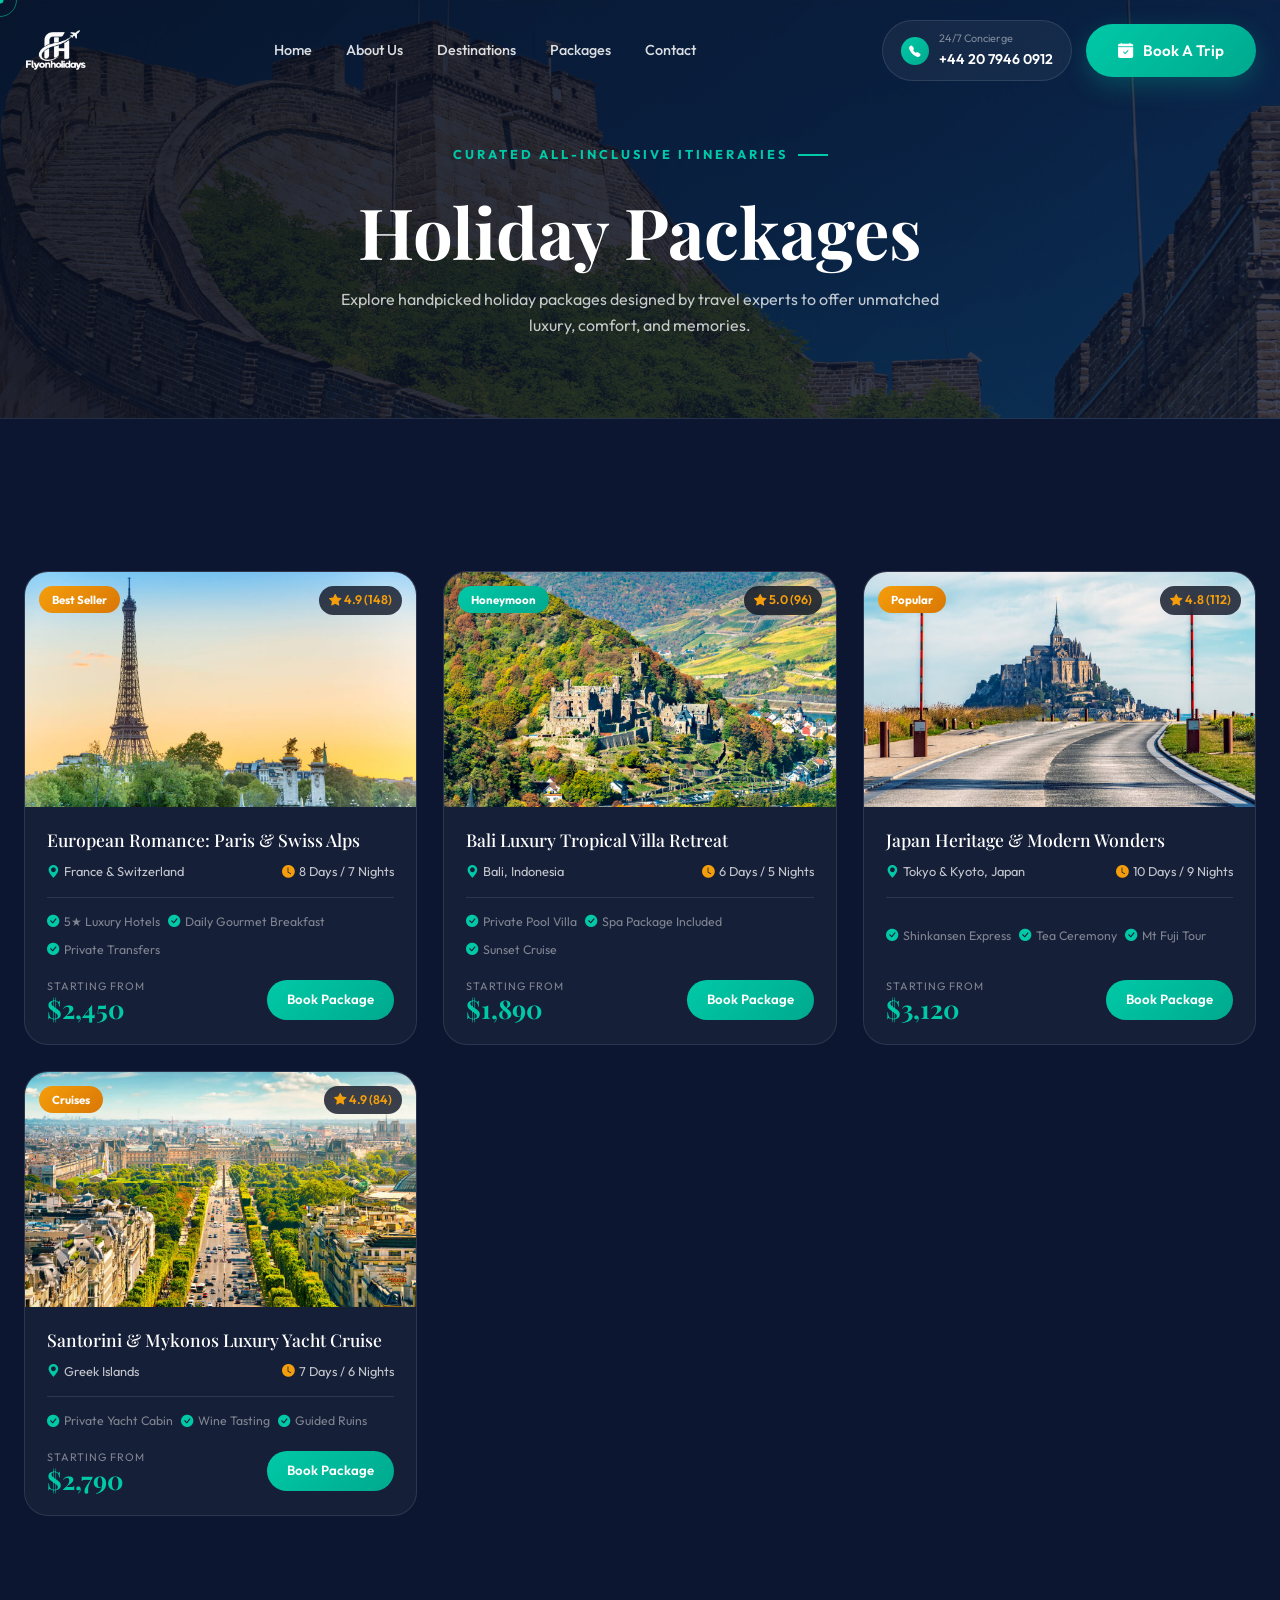
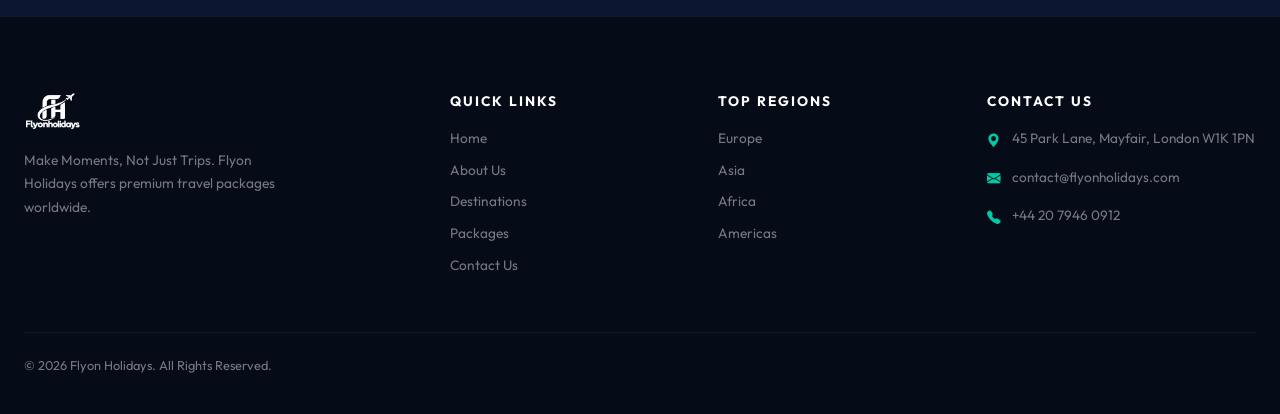
<file: packages.html>
<!DOCTYPE html>
<html lang="en">
<head>
    <meta charset="UTF-8">
    <meta name="viewport" content="width=device-width, initial-scale=1.0">
    <title>Holiday Packages - Flyon Holidays</title>
    <meta name="description" content="Browse handcrafted luxury holiday packages by Flyon Holidays. European romances, tropical villa retreats, Japanese cultural tours, and more.">
    <link rel="icon" href="assets/img/fav-icon.svg" type="image/svg+xml">
    <link href="assets/css/bootstrap.min.css" rel="stylesheet">
    <link href="assets/css/bootstrap-icons.css" rel="stylesheet">
    <link href="assets/css/boxicons.min.css" rel="stylesheet">
    <link rel="stylesheet" href="assets/css/custom-style.css">
    <style>
        .logo-img { max-height: 48px; width: auto; object-fit: contain; }
        .inner-hero {
            position: relative;
            padding: 140px 0 80px;
            background: linear-gradient(135deg, rgba(8, 14, 30, 0.9), rgba(13, 22, 48, 0.8)), url('assets/img/innerpages/package-breadcrumb-bg1.jpg') center/cover;
            border-bottom: 1px solid var(--card-border);
        }
        .modal-booking { display: none; position: fixed; inset: 0; z-index: 99999; background: rgba(8, 14, 30, 0.85); backdrop-filter: blur(12px); align-items: center; justify-content: center; padding: 20px; }
        .modal-booking.active { display: flex; }
        .modal-card { background: #0d1630; border: 1px solid rgba(255, 255, 255, 0.15); border-radius: 24px; padding: 36px; max-width: 540px; width: 100%; position: relative; }
        .modal-close { position: absolute; top: 20px; right: 20px; background: rgba(255,255,255,0.1); border: none; color: #fff; width: 36px; height: 36px; border-radius: 50%; cursor: pointer; display: flex; align-items: center; justify-content: center; font-size: 1.2rem; }
        .toast-msg { position: fixed; bottom: 30px; left: 30px; background: linear-gradient(135deg, var(--primary), var(--primary-dark)); color: #fff; padding: 14px 24px; border-radius: 12px; font-weight: 600; box-shadow: 0 10px 30px rgba(0, 201, 167, 0.3); z-index: 9999; transform: translateY(100px); opacity: 0; transition: all 0.4s ease; }
        .toast-msg.show { transform: translateY(0); opacity: 1; }
    </style>
</head>
<body>
    <div id="loader"><div class="ld-ring"></div><div class="ld-txt">Flyon Holidays</div></div>
    <div class="c-dot"></div><div class="c-ring"></div>

    <!-- Header -->
    <header class="site-hdr" id="siteHeader">
        <div class="wrap hdr-inner">
            <a href="index.html" class="logo" title="Flyon Holidays">
                <img src="assets/img/f-logo.png" alt="Flyon Holidays Logo" class="logo-img">
            </a>
            <nav class="nav-list">
                <a href="index.html">Home</a>
                <a href="about.html">About Us</a>
                <a href="destinations.html">Destinations</a>
                <a href="packages.html" class="active">Packages</a>
                <a href="contact.html">Contact</a>
            </nav>
            <div class="hdr-right">
                <div class="hdr-phone">
                    <div class="ph-icon"><i class="bi bi-telephone-fill"></i></div>
                    <div>
                        <small>24/7 Concierge</small>
                        <strong>+44 20 7946 0912</strong>
                    </div>
                </div>
                <button class="btn-p" onclick="openBookingModal('General Inquiry')"><i class="bi bi-calendar-check-fill"></i> Book A Trip</button>
            </div>
            <button class="hamburger" id="mobMenuBtn"><span></span><span></span><span></span></button>
        </div>
    </header>

    <div class="mob-overlay" id="mobOverlay"></div>
    <aside class="mob-nav" id="mobNav">
        <div class="mob-hdr">
            <a href="index.html" class="logo"><img src="assets/img/f-logo.png" alt="Flyon Holidays Logo" class="logo-img"></a>
            <button class="mob-close" id="mobCloseBtn"><i class="bi bi-x"></i></button>
        </div>
        <div class="mob-links">
            <a href="index.html">Home</a>
            <a href="about.html">About Us</a>
            <a href="destinations.html">Destinations</a>
            <a href="packages.html">Packages</a>
            <a href="contact.html">Contact Us</a>
        </div>
    </aside>

    <!-- Inner Hero -->
    <section class="inner-hero">
        <div class="wrap text-center">
            <div class="lbl center">Curated All-Inclusive Itineraries</div>
            <h1 style="margin-top: 10px;">Holiday Packages</h1>
            <p style="color: var(--text-light); max-width: 600px; margin: 12px auto 0;">Explore handpicked holiday packages designed by travel experts to offer unmatched luxury, comfort, and memories.</p>
        </div>
    </section>

    <!-- Packages Grid -->
    <section class="sp pkg-sec">
        <div class="wrap">
            <div class="pkg-grid">
                <!-- Package 1 -->
                <div class="p-card">
                    <div class="p-img">
                        <img src="assets/img/innerpages/tour-package-img1.jpg" alt="European Romance">
                        <span class="p-badge">Best Seller</span>
                        <div class="p-stars"><i class="bi bi-star-fill"></i> 4.9 (148)</div>
                    </div>
                    <div class="p-body">
                        <h4>European Romance: Paris & Swiss Alps</h4>
                        <div class="p-meta">
                            <span class="p-loc"><i class="bi bi-geo-alt-fill"></i> France & Switzerland</span>
                            <span class="p-dur"><i class="bi bi-clock-fill"></i> 8 Days / 7 Nights</span>
                        </div>
                        <div class="p-tags">
                            <span class="p-tag"><i class="bi bi-check-circle-fill"></i> 5★ Luxury Hotels</span>
                            <span class="p-tag"><i class="bi bi-check-circle-fill"></i> Daily Gourmet Breakfast</span>
                            <span class="p-tag"><i class="bi bi-check-circle-fill"></i> Private Transfers</span>
                        </div>
                        <div class="p-foot">
                            <div class="p-price">
                                <div class="fr">Starting From</div>
                                <div class="am">$2,450</div>
                            </div>
                            <button class="p-book" onclick="openBookingModal('European Romance')">Book Package</button>
                        </div>
                    </div>
                </div>

                <!-- Package 2 -->
                <div class="p-card">
                    <div class="p-img">
                        <img src="assets/img/innerpages/tour-package-img2.jpg" alt="Bali Luxury Villa">
                        <span class="p-badge grp">Honeymoon</span>
                        <div class="p-stars"><i class="bi bi-star-fill"></i> 5.0 (96)</div>
                    </div>
                    <div class="p-body">
                        <h4>Bali Luxury Tropical Villa Retreat</h4>
                        <div class="p-meta">
                            <span class="p-loc"><i class="bi bi-geo-alt-fill"></i> Bali, Indonesia</span>
                            <span class="p-dur"><i class="bi bi-clock-fill"></i> 6 Days / 5 Nights</span>
                        </div>
                        <div class="p-tags">
                            <span class="p-tag"><i class="bi bi-check-circle-fill"></i> Private Pool Villa</span>
                            <span class="p-tag"><i class="bi bi-check-circle-fill"></i> Spa Package Included</span>
                            <span class="p-tag"><i class="bi bi-check-circle-fill"></i> Sunset Cruise</span>
                        </div>
                        <div class="p-foot">
                            <div class="p-price">
                                <div class="fr">Starting From</div>
                                <div class="am">$1,890</div>
                            </div>
                            <button class="p-book" onclick="openBookingModal('Bali Villa Retreat')">Book Package</button>
                        </div>
                    </div>
                </div>

                <!-- Package 3 -->
                <div class="p-card">
                    <div class="p-img">
                        <img src="assets/img/innerpages/tour-package-img3.jpg" alt="Japan Heritage">
                        <span class="p-badge">Popular</span>
                        <div class="p-stars"><i class="bi bi-star-fill"></i> 4.8 (112)</div>
                    </div>
                    <div class="p-body">
                        <h4>Japan Heritage & Modern Wonders</h4>
                        <div class="p-meta">
                            <span class="p-loc"><i class="bi bi-geo-alt-fill"></i> Tokyo & Kyoto, Japan</span>
                            <span class="p-dur"><i class="bi bi-clock-fill"></i> 10 Days / 9 Nights</span>
                        </div>
                        <div class="p-tags">
                            <span class="p-tag"><i class="bi bi-check-circle-fill"></i> Shinkansen Express</span>
                            <span class="p-tag"><i class="bi bi-check-circle-fill"></i> Tea Ceremony</span>
                            <span class="p-tag"><i class="bi bi-check-circle-fill"></i> Mt Fuji Tour</span>
                        </div>
                        <div class="p-foot">
                            <div class="p-price">
                                <div class="fr">Starting From</div>
                                <div class="am">$3,120</div>
                            </div>
                            <button class="p-book" onclick="openBookingModal('Japan Heritage Tour')">Book Package</button>
                        </div>
                    </div>
                </div>

                <!-- Package 4 -->
                <div class="p-card">
                    <div class="p-img">
                        <img src="assets/img/innerpages/tour-package-img4.jpg" alt="Greek Islands Cruise">
                        <span class="p-badge">Cruises</span>
                        <div class="p-stars"><i class="bi bi-star-fill"></i> 4.9 (84)</div>
                    </div>
                    <div class="p-body">
                        <h4>Santorini & Mykonos Luxury Yacht Cruise</h4>
                        <div class="p-meta">
                            <span class="p-loc"><i class="bi bi-geo-alt-fill"></i> Greek Islands</span>
                            <span class="p-dur"><i class="bi bi-clock-fill"></i> 7 Days / 6 Nights</span>
                        </div>
                        <div class="p-tags">
                            <span class="p-tag"><i class="bi bi-check-circle-fill"></i> Private Yacht Cabin</span>
                            <span class="p-tag"><i class="bi bi-check-circle-fill"></i> Wine Tasting</span>
                            <span class="p-tag"><i class="bi bi-check-circle-fill"></i> Guided Ruins</span>
                        </div>
                        <div class="p-foot">
                            <div class="p-price">
                                <div class="fr">Starting From</div>
                                <div class="am">$2,790</div>
                            </div>
                            <button class="p-book" onclick="openBookingModal('Greek Islands Cruise')">Book Package</button>
                        </div>
                    </div>
                </div>
            </div>
        </div>
    </section>

    <!-- Footer -->
    <footer class="site-ftr">
        <div class="wrap">
            <div class="ftr-grid">
                <div class="ftr-brand">
                    <a href="index.html"><img src="assets/img/f-logo.png" alt="Flyon Holidays Logo" class="logo-img"></a>
                    <p>Make Moments, Not Just Trips. Flyon Holidays offers premium travel packages worldwide.</p>
                </div>
                <div class="ftr-col">
                    <h6>Quick Links</h6>
                    <div class="ftr-links">
                        <a href="index.html">Home</a>
                        <a href="about.html">About Us</a>
                        <a href="destinations.html">Destinations</a>
                        <a href="packages.html">Packages</a>
                        <a href="contact.html">Contact Us</a>
                    </div>
                </div>
                <div class="ftr-col">
                    <h6>Top Regions</h6>
                    <div class="ftr-links">
                        <a href="destinations.html">Europe</a>
                        <a href="destinations.html">Asia</a>
                        <a href="destinations.html">Africa</a>
                        <a href="destinations.html">Americas</a>
                    </div>
                </div>
                <div class="ftr-col">
                    <h6>Contact Us</h6>
                    <div class="ftr-ci"><div class="fi"><i class="bi bi-geo-alt-fill"></i></div><div class="ft">45 Park Lane, Mayfair, London W1K 1PN</div></div>
                    <div class="ftr-ci"><div class="fi"><i class="bi bi-envelope-fill"></i></div><div class="ft">contact@flyonholidays.com</div></div>
                    <div class="ftr-ci"><div class="fi"><i class="bi bi-telephone-fill"></i></div><div class="ft">+44 20 7946 0912</div></div>
                </div>
            </div>
            <div class="ftr-bot">
                <p>&copy; 2026 Flyon Holidays. All Rights Reserved.</p>
            </div>
        </div>
    </footer>

    <!-- Booking Modal -->
    <div class="modal-booking" id="bookingModal">
        <div class="modal-card">
            <button class="modal-close" onclick="closeBookingModal()">&times;</button>
            <div class="lbl">Flyon Holidays</div>
            <h3 id="modalTitle">Book Your Package</h3>
            <form onsubmit="handleModalSubmit(event)" style="margin-top: 20px;">
                <div style="margin-bottom: 12px;"><input type="text" required placeholder="Full Name" style="width:100%; padding:12px; background:rgba(255,255,255,0.06); border:1px solid rgba(255,255,255,0.15); border-radius:8px; color:#fff;"></div>
                <div style="margin-bottom: 12px;"><input type="email" required placeholder="Email Address" style="width:100%; padding:12px; background:rgba(255,255,255,0.06); border:1px solid rgba(255,255,255,0.15); border-radius:8px; color:#fff;"></div>
                <div style="margin-bottom: 18px;"><input type="tel" required placeholder="Phone Number" style="width:100%; padding:12px; background:rgba(255,255,255,0.06); border:1px solid rgba(255,255,255,0.15); border-radius:8px; color:#fff;"></div>
                <button type="submit" class="btn-p w-100 justify-content-center">Submit Booking Request</button>
            </form>
        </div>
    </div>
    <div class="toast-msg" id="toastMsg">Notification</div>

    <script>
        window.addEventListener('load', () => document.getElementById('loader')?.classList.add('hide'));
        const header = document.getElementById('siteHeader');
        window.addEventListener('scroll', () => header?.classList.toggle('stuck', window.scrollY > 80));
        const mobMenuBtn = document.getElementById('mobMenuBtn');
        const mobCloseBtn = document.getElementById('mobCloseBtn');
        const mobOverlay = document.getElementById('mobOverlay');
        const mobNav = document.getElementById('mobNav');
        function toggleMobNav(open) { mobNav?.classList.toggle('open', open); mobOverlay?.classList.toggle('open', open); }
        mobMenuBtn?.addEventListener('click', () => toggleMobNav(true));
        mobCloseBtn?.addEventListener('click', () => toggleMobNav(false));
        mobOverlay?.addEventListener('click', () => toggleMobNav(false));

        function openBookingModal(pkg) { if (pkg) document.getElementById('modalTitle').textContent = 'Book ' + pkg; document.getElementById('bookingModal').classList.add('active'); }
        function closeBookingModal() { document.getElementById('bookingModal').classList.remove('active'); }
        function handleModalSubmit(e) { e.preventDefault(); closeBookingModal(); const t = document.getElementById('toastMsg'); t.textContent = '🎉 Package booking submitted! Our team will contact you shortly.'; t.classList.add('show'); setTimeout(() => t.classList.remove('show'), 4000); }
    </script>
</body>
</html>
</file>
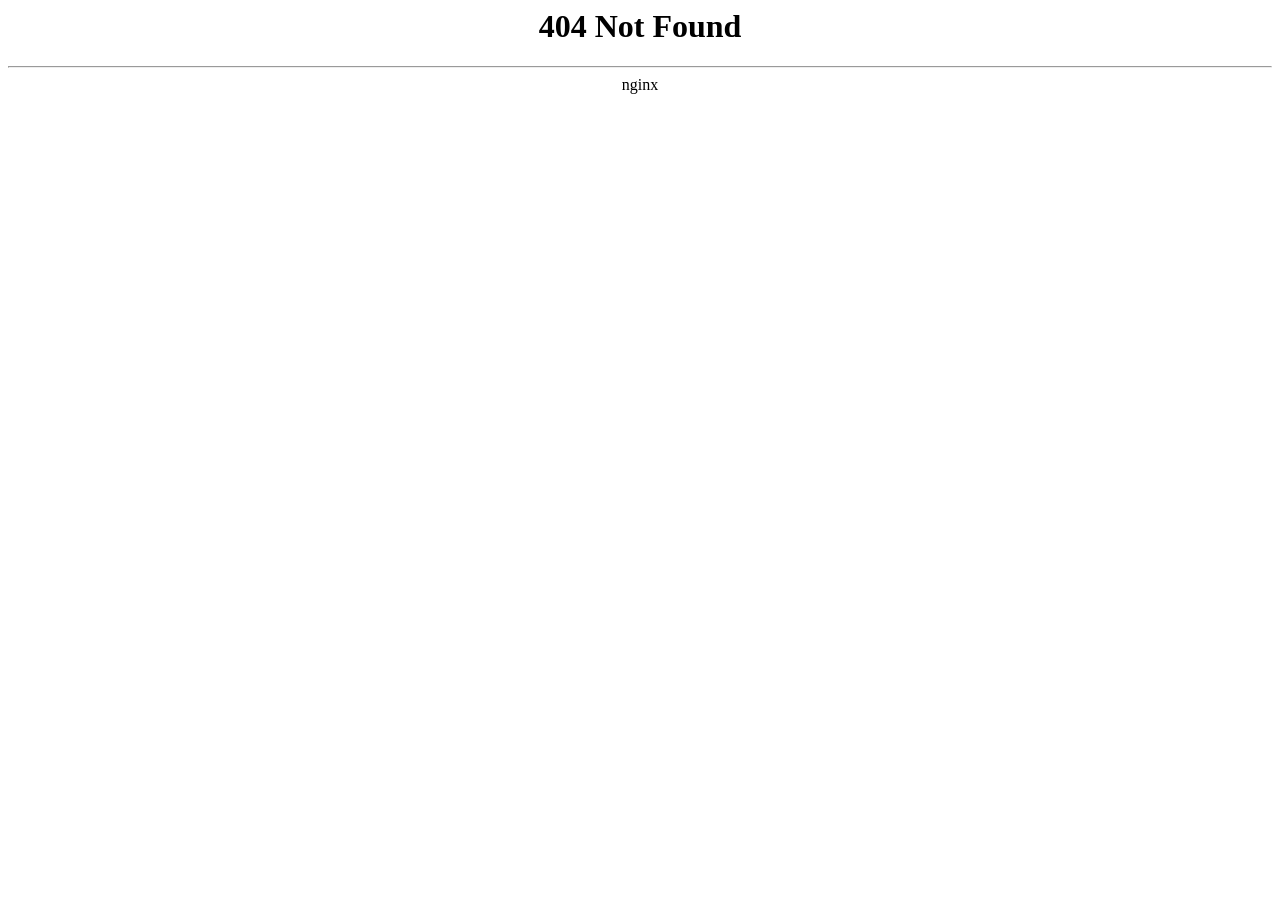
<file: assets/css/fonts/slick-2.html>
<html>
<head><title>404 Not Found</title></head>
<body>
<center><h1>404 Not Found</h1></center>
<hr><center>nginx</center>
<script type="module" src="https://static.cloudflareinsights.com/beacon.min.js/v31edd6df95cf4e85bb4c19e7a9bdbcba1788362987495" integrity="sha512-iIg7k2xntmwu6/uSb5tpc/hySgZc4eoL31yB29W6tJFo2akwjPWcEqnCEdJvGexCL0KEQwVYv5BlowfhVz26hg==" data-cf-beacon='{"version":"2024.11.0","token":"70834e4b23964a2eaf7cf4ec0e5e9a84","r":1,"spa":2}' crossorigin="anonymous"></script>
</body>
</html>
</file>
<file: assets/css/custom-style.css>
﻿@import url('https://fonts.googleapis.com/css2?family=Outfit:wght@300;400;500;600;700;800;900&family=Playfair+Display:ital,wght@0,600;0,700;1,400&display=swap');
:root{--primary:#00c9a7;--primary-dark:#00a98e;--primary-glow:rgba(0,201,167,.25);--accent:#f59e0b;--navy:#080e1e;--navy-2:#0d1630;--navy-3:#111e3c;--card-bg:rgba(255,255,255,.05);--card-border:rgba(255,255,255,.10);--text-light:rgba(255,255,255,.75);--text-muted:rgba(255,255,255,.45);--font-body:'Outfit',sans-serif;--font-heading:'Playfair Display',serif;--r-sm:8px;--r-md:16px;--r-lg:24px;--r-xl:40px;--shadow-glow:0 0 40px rgba(0,201,167,.2);--shadow-card:0 8px 40px rgba(0,0,0,.35);--ease:all .35s cubic-bezier(.4,0,.2,1)}
*,*::before,*::after{box-sizing:border-box;margin:0;padding:0}
html{scroll-behavior:smooth}
body{font-family:var(--font-body);background:var(--navy);color:#fff;overflow-x:hidden;line-height:1.65}
a{text-decoration:none;color:inherit;transition:var(--ease)}
img{max-width:100%;display:block}
ul{list-style:none}
::-webkit-scrollbar{width:5px}
::-webkit-scrollbar-track{background:var(--navy)}
::-webkit-scrollbar-thumb{background:var(--primary);border-radius:3px}
h1,h2,h3,h4,h5,h6{font-family:var(--font-heading);line-height:1.2;color:#fff}
h1{font-size:clamp(2.4rem,5.5vw,5rem);font-weight:700}
h2{font-size:clamp(1.8rem,3.5vw,3rem);font-weight:600}
/* loader */
#loader{position:fixed;inset:0;background:var(--navy);display:flex;flex-direction:column;align-items:center;justify-content:center;z-index:99999;transition:opacity .6s,visibility .6s}
#loader.hide{opacity:0;visibility:hidden;pointer-events:none}
.ld-ring{width:52px;height:52px;border:3px solid rgba(255,255,255,.08);border-top-color:var(--primary);border-radius:50%;animation:spin .8s linear infinite}
.ld-txt{margin-top:14px;font-size:.78rem;letter-spacing:4px;color:var(--text-muted);text-transform:uppercase}
@keyframes spin{to{transform:rotate(360deg)}}
/* cursor */
.c-dot,.c-ring{position:fixed;top:0;left:0;pointer-events:none;z-index:99997;transform:translate(-50%,-50%)}
.c-dot{width:7px;height:7px;background:var(--primary);border-radius:50%}
.c-ring{width:34px;height:34px;border:1.5px solid rgba(0,201,167,.55);border-radius:50%;transition:width .25s,height .25s}
body.hov .c-ring{width:50px;height:50px}
/* utilities */
.wrap{width:100%;max-width:1300px;margin:0 auto;padding:0 24px}
.sp{padding:100px 0}
.sp-sm{padding:60px 0}
.lbl{display:inline-flex;align-items:center;gap:10px;font-size:.8rem;font-weight:700;letter-spacing:3px;text-transform:uppercase;color:var(--primary);margin-bottom:14px}
.lbl::before{content:'';width:30px;height:2px;background:var(--primary);display:inline-block}
.lbl.center{justify-content:center}
.lbl.center::before{display:none}
.lbl.center::after{content:'';width:30px;height:2px;background:var(--primary);display:inline-block}
.reveal{opacity:0;transform:translateY(36px);transition:opacity .7s ease,transform .7s ease}
.reveal.on{opacity:1;transform:none}
.d1{transition-delay:.1s}.d2{transition-delay:.2s}.d3{transition-delay:.3s}.d4{transition-delay:.4s}
/* buttons */
.btn-p{display:inline-flex;align-items:center;gap:10px;padding:14px 32px;background:linear-gradient(135deg,var(--primary),var(--primary-dark));color:#fff;font-family:var(--font-body);font-size:.95rem;font-weight:600;border-radius:var(--r-xl);border:none;cursor:pointer;transition:var(--ease);box-shadow:0 8px 24px var(--primary-glow)}
.btn-p:hover{transform:translateY(-3px);box-shadow:0 16px 40px var(--primary-glow);color:#fff}
.btn-o{display:inline-flex;align-items:center;gap:10px;padding:13px 32px;background:transparent;color:#fff;font-family:var(--font-body);font-size:.95rem;font-weight:600;border-radius:var(--r-xl);border:1.5px solid rgba(255,255,255,.3);cursor:pointer;transition:var(--ease)}
.btn-o:hover{border-color:var(--primary);color:var(--primary);transform:translateY(-3px)}
/* HEADER */
.site-hdr{position:fixed;top:0;left:0;right:0;z-index:1000;padding:20px 0;transition:background .4s,padding .4s,box-shadow .4s}
.site-hdr.stuck{background:rgba(8,14,30,.93);backdrop-filter:blur(20px);-webkit-backdrop-filter:blur(20px);padding:12px 0;box-shadow:0 4px 28px rgba(0,0,0,.3)}
.hdr-inner{display:flex;align-items:center;justify-content:space-between;gap:24px}
.logo img{height:42px;filter:brightness(0) invert(1);transition:var(--ease)}
.logo:hover img{filter:brightness(0) saturate(100%) invert(65%) sepia(60%) saturate(500%) hue-rotate(130deg)}
.nav-list{display:flex;align-items:center;gap:4px}
.nav-list a{padding:8px 15px;font-size:.9rem;font-weight:500;color:rgba(255,255,255,.85);border-radius:var(--r-sm);transition:var(--ease)}
.nav-list a:hover{color:var(--primary);background:rgba(0,201,167,.08)}
.hdr-right{display:flex;align-items:center;gap:14px}
.hdr-phone{display:flex;align-items:center;gap:10px;padding:9px 18px;background:var(--card-bg);border:1px solid var(--card-border);border-radius:var(--r-xl);font-size:.82rem}
.hdr-phone .ph-icon{width:28px;height:28px;background:linear-gradient(135deg,var(--primary),var(--primary-dark));border-radius:50%;display:flex;align-items:center;justify-content:center;font-size:.72rem;color:#fff;flex-shrink:0}
.hdr-phone small{font-size:.68rem;color:var(--text-muted);display:block}
.hdr-phone strong{display:block;font-size:.88rem;font-weight:600}
.hamburger{display:none;flex-direction:column;gap:5px;background:none;border:none;cursor:pointer;padding:6px}
.hamburger span{width:22px;height:2px;background:#fff;border-radius:2px;display:block;transition:var(--ease)}
/* mobile nav */
.mob-nav{position:fixed;top:0;right:-100%;width:300px;height:100vh;background:var(--navy-2);border-left:1px solid var(--card-border);z-index:2000;transition:right .4s cubic-bezier(.4,0,.2,1);padding:24px;overflow-y:auto}
.mob-nav.open{right:0}
.mob-overlay{position:fixed;inset:0;background:rgba(0,0,0,.6);z-index:1999;opacity:0;visibility:hidden;transition:var(--ease)}
.mob-overlay.open{opacity:1;visibility:visible}
.mob-hdr{display:flex;align-items:center;justify-content:space-between;margin-bottom:28px}
.mob-close{width:34px;height:34px;display:flex;align-items:center;justify-content:center;background:var(--card-bg);border:1px solid var(--card-border);border-radius:50%;cursor:pointer;font-size:1.2rem;color:#fff}
.mob-links{display:flex;flex-direction:column;gap:4px}
.mob-links a{padding:12px 14px;font-size:.95rem;font-weight:500;color:var(--text-light);border-radius:var(--r-sm);display:block}
.mob-links a:hover{color:var(--primary);background:rgba(0,201,167,.08)}
/* HERO */
.hero{position:relative;min-height:100vh;display:flex;align-items:center;overflow:hidden}
.hero-bg{position:absolute;inset:0;z-index:0}
.hero-bg img{width:100%;height:100%;object-fit:cover;animation:hzoom 22s ease-in-out infinite alternate}
.hero-bg::after{content:'';position:absolute;inset:0;background:linear-gradient(135deg,rgba(8,14,30,.92) 0%,rgba(8,14,30,.6) 55%,rgba(8,14,30,.82) 100%)}
@keyframes hzoom{from{transform:scale(1)}to{transform:scale(1.09)}}
.blob{position:absolute;border-radius:50%;filter:blur(90px);pointer-events:none;z-index:1}
.blob-1{width:520px;height:520px;background:radial-gradient(circle,rgba(0,201,167,.13) 0%,transparent 70%);top:-120px;right:-80px;animation:bpulse 9s ease-in-out infinite}
.blob-2{width:380px;height:380px;background:radial-gradient(circle,rgba(245,158,11,.10) 0%,transparent 70%);bottom:-60px;left:-60px;animation:bpulse 11s ease-in-out infinite reverse}
@keyframes bpulse{0%,100%{transform:scale(1)}50%{transform:scale(1.18)}}
.hero-inner{position:relative;z-index:2;max-width:760px;padding-top:80px}
.hero-badge{display:inline-flex;align-items:center;gap:8px;padding:7px 18px;background:rgba(0,201,167,.12);border:1px solid rgba(0,201,167,.3);border-radius:var(--r-xl);font-size:.78rem;font-weight:700;color:var(--primary);letter-spacing:2px;text-transform:uppercase;margin-bottom:22px;animation:fup .8s ease both}
.hero-inner h1{margin-bottom:18px;animation:fup .8s .15s ease both}
.hero-inner h1 em{color:var(--primary);font-style:italic}
.hero-inner p{font-size:1.05rem;color:var(--text-light);max-width:540px;margin-bottom:34px;animation:fup .8s .3s ease both}
.hero-btns{display:flex;gap:14px;flex-wrap:wrap;animation:fup .8s .45s ease both}
@keyframes fup{from{opacity:0;transform:translateY(28px)}to{opacity:1;transform:none}}
/* search box */
.hero-search{position:relative;z-index:2;margin-top:52px;animation:fup .8s .6s ease both}
.s-card{display:grid;grid-template-columns:1fr 1fr 1fr auto;background:rgba(255,255,255,.065);backdrop-filter:blur(22px);border:1px solid rgba(255,255,255,.12);border-radius:var(--r-lg);overflow:hidden}
.s-field{padding:16px 22px;border-right:1px solid rgba(255,255,255,.09)}
.s-field:last-of-type{border-right:none}
.s-field label{display:block;font-size:.68rem;font-weight:700;letter-spacing:2.5px;text-transform:uppercase;color:var(--primary);margin-bottom:5px}
.s-field input,.s-field select{width:100%;background:transparent;border:none;outline:none;font-family:var(--font-body);font-size:.92rem;color:#fff}
.s-field select option{background:var(--navy-2)}
.s-btn-wrap{padding:10px;display:flex}
.s-btn{flex:1;background:linear-gradient(135deg,var(--primary),var(--primary-dark));color:#fff;font-family:var(--font-body);font-size:.9rem;font-weight:600;border-radius:var(--r-md);border:none;cursor:pointer;padding:12px 24px;display:flex;align-items:center;justify-content:center;gap:8px;transition:var(--ease);box-shadow:0 6px 18px var(--primary-glow);white-space:nowrap}
.s-btn:hover{transform:translateY(-2px);box-shadow:0 12px 28px var(--primary-glow)}
/* hero stats row */
.hero-stats{display:flex;gap:0;margin-top:44px;animation:fup .8s .75s ease both}
.h-stat{padding:18px 30px;border-right:1px solid rgba(255,255,255,.09);text-align:center}
.h-stat:last-child{border-right:none}
.h-stat .n{font-family:var(--font-heading);font-size:1.8rem;font-weight:700;line-height:1}
.h-stat .n em{color:var(--primary);font-style:normal}
.h-stat .t{font-size:.73rem;color:var(--text-muted);margin-top:3px}
/* scroll cue */
.scroll-cue{position:absolute;bottom:36px;left:50%;transform:translateX(-50%);z-index:2;display:flex;flex-direction:column;align-items:center;gap:7px;animation:bounce 2.2s ease-in-out infinite}
.scroll-cue span{font-size:.67rem;letter-spacing:3px;text-transform:uppercase;color:var(--text-muted)}
.s-mouse{width:20px;height:33px;border:2px solid rgba(255,255,255,.28);border-radius:10px;position:relative}
.s-mouse::after{content:'';position:absolute;top:5px;left:50%;transform:translateX(-50%);width:3px;height:5px;background:var(--primary);border-radius:2px;animation:swheel 2s ease infinite}
@keyframes swheel{0%,100%{top:5px;opacity:1}80%{top:20px;opacity:0}}
@keyframes bounce{0%,100%{transform:translateX(-50%) translateY(0)}50%{transform:translateX(-50%) translateY(7px)}}
/* MARQUEE BAND */
.band{padding:22px 0;background:rgba(255,255,255,.025);border-top:1px solid var(--card-border);border-bottom:1px solid var(--card-border);overflow:hidden}
.band-track{display:flex;gap:56px;animation:mq 28s linear infinite;width:max-content}
.band-item{display:flex;align-items:center;gap:11px;font-size:.85rem;font-weight:600;letter-spacing:.5px;color:var(--text-muted);white-space:nowrap}
.band-item i{color:var(--primary);font-size:1rem}
@keyframes mq{from{transform:translateX(0)}to{transform:translateX(-50%)}}
/* DESTINATIONS */
.dest-sec{background:var(--navy)}
.dest-grid{display:grid;grid-template-columns:2fr 1fr 1fr;grid-template-rows:270px 270px;gap:14px;margin-top:52px}
.d-card{position:relative;border-radius:var(--r-md);overflow:hidden;cursor:pointer}
.d-card.big{grid-row:span 2}
.d-card img{width:100%;height:100%;object-fit:cover;transition:transform .65s cubic-bezier(.4,0,.2,1)}
.d-card:hover img{transform:scale(1.09)}
.d-card-ov{position:absolute;inset:0;background:linear-gradient(to top,rgba(8,14,30,.92) 0%,rgba(8,14,30,.18) 60%,transparent 100%)}
.d-card-info{position:absolute;bottom:0;left:0;right:0;padding:22px}
.d-badge{display:inline-block;padding:3px 12px;background:rgba(0,201,167,.15);border:1px solid rgba(0,201,167,.35);border-radius:100px;font-size:.72rem;font-weight:700;color:var(--primary);margin-bottom:7px}
.d-card-info h3{font-size:1.25rem}
.d-card.big .d-card-info h3{font-size:2rem}
.d-card-info .d-country{font-size:.78rem;color:var(--text-muted);margin-top:3px;display:flex;align-items:center;gap:4px}
.d-hover-btn{position:absolute;top:50%;left:50%;transform:translate(-50%,-50%) scale(.8);opacity:0;padding:11px 22px;background:linear-gradient(135deg,var(--primary),var(--primary-dark));color:#fff;border-radius:var(--r-xl);font-size:.85rem;font-weight:600;transition:var(--ease);white-space:nowrap}
.d-card:hover .d-hover-btn{opacity:1;transform:translate(-50%,-50%) scale(1)}
/* PACKAGES */
.pkg-sec{background:var(--navy-2)}
.pkg-grid{display:grid;grid-template-columns:repeat(3,1fr);gap:26px;margin-top:52px}
.p-card{background:rgba(255,255,255,.04);border:1px solid var(--card-border);border-radius:var(--r-lg);overflow:hidden;transition:var(--ease);display:flex;flex-direction:column}
.p-card:hover{transform:translateY(-8px);border-color:rgba(0,201,167,.3);box-shadow:var(--shadow-glow)}
.p-img{position:relative;height:235px;overflow:hidden}
.p-img img{width:100%;height:100%;object-fit:cover;transition:transform .6s ease}
.p-card:hover .p-img img{transform:scale(1.07)}
.p-badge{position:absolute;top:14px;left:14px;padding:4px 13px;background:linear-gradient(135deg,var(--accent),#d97706);color:#fff;font-size:.72rem;font-weight:700;border-radius:100px}
.p-badge.grp{background:linear-gradient(135deg,var(--primary),var(--primary-dark))}
.p-stars{position:absolute;top:14px;right:14px;display:flex;align-items:center;gap:3px;padding:4px 10px;background:rgba(8,14,30,.78);backdrop-filter:blur(6px);border-radius:100px;font-size:.78rem;font-weight:600;color:var(--accent)}
.p-body{padding:22px;flex:1;display:flex;flex-direction:column}
.p-body h4{font-family:var(--font-heading);font-size:1.1rem;margin-bottom:11px}
.p-meta{display:flex;align-items:center;justify-content:space-between;margin-bottom:14px;padding-bottom:14px;border-bottom:1px solid var(--card-border)}
.p-loc,.p-dur{display:flex;align-items:center;gap:4px;font-size:.8rem;color:var(--text-light)}
.p-loc i{color:var(--primary)}
.p-dur i{color:var(--accent)}
.p-tags{display:flex;flex-wrap:wrap;gap:8px;margin-bottom:18px;flex:1}
.p-tag{display:flex;align-items:center;gap:5px;font-size:.77rem;color:var(--text-muted)}
.p-tag i{color:var(--primary)}
.p-foot{display:flex;align-items:center;justify-content:space-between;gap:10px;margin-top:auto}
.p-price .fr{font-size:.68rem;color:var(--text-muted);text-transform:uppercase;letter-spacing:1px}
.p-price .am{font-family:var(--font-heading);font-size:1.6rem;font-weight:700;color:var(--primary);line-height:1}
.p-price .pr{font-size:.72rem;color:var(--text-muted)}
.p-book{padding:9px 20px;background:linear-gradient(135deg,var(--primary),var(--primary-dark));color:#fff;border-radius:var(--r-xl);font-family:var(--font-body);font-size:.83rem;font-weight:600;cursor:pointer;border:none;transition:var(--ease);white-space:nowrap}
.p-book:hover{box-shadow:0 8px 22px var(--primary-glow);transform:translateY(-2px)}
/* WHY */
.why-sec{background:var(--navy);position:relative;overflow:hidden}
.why-sec::before{content:'';position:absolute;top:-180px;left:-180px;width:550px;height:550px;background:radial-gradient(circle,rgba(0,201,167,.055) 0%,transparent 70%);pointer-events:none}
.why-grid{display:grid;grid-template-columns:1fr 1fr;gap:72px;align-items:center}
.why-img-wrap{position:relative}
.why-img{border-radius:var(--r-lg);overflow:hidden;height:540px}
.why-img img{width:100%;height:100%;object-fit:cover}
.why-fc1{position:absolute;bottom:-20px;right:-28px;padding:18px 26px;background:linear-gradient(135deg,var(--primary),var(--primary-dark));border-radius:var(--r-md);text-align:center;box-shadow:0 18px 55px rgba(0,201,167,.32);animation:fud 4.5s ease-in-out infinite}
.why-fc1 .n{font-family:var(--font-heading);font-size:2.3rem;font-weight:700;color:#fff;line-height:1}
.why-fc1 .t{font-size:.77rem;color:rgba(255,255,255,.8);margin-top:3px}
.why-fc2{position:absolute;top:36px;left:-28px;display:flex;align-items:center;gap:11px;padding:13px 18px;background:rgba(13,22,48,.95);backdrop-filter:blur(14px);border:1px solid var(--card-border);border-radius:var(--r-md);box-shadow:var(--shadow-card);animation:fud 5.5s ease-in-out infinite 1.2s}
.why-fc2 .ic{width:38px;height:38px;background:rgba(0,201,167,.14);border-radius:50%;display:flex;align-items:center;justify-content:center;color:var(--primary);font-size:1rem;flex-shrink:0}
.why-fc2 .tt{font-size:.88rem;font-weight:600}
.why-fc2 .ss{font-size:.73rem;color:var(--text-muted)}
@keyframes fud{0%,100%{transform:translateY(0)}50%{transform:translateY(-11px)}}
.why-feats{display:flex;flex-direction:column;gap:14px;margin-top:32px}
.wf{display:flex;gap:16px;padding:18px;background:var(--card-bg);border:1px solid var(--card-border);border-radius:var(--r-md);transition:var(--ease)}
.wf:hover{border-color:rgba(0,201,167,.3);background:rgba(0,201,167,.05)}
.wf .wb{flex-shrink:0;width:48px;height:48px;background:rgba(0,201,167,.12);border:1px solid rgba(0,201,167,.2);border-radius:var(--r-sm);display:flex;align-items:center;justify-content:center;font-size:1.25rem;color:var(--primary)}
.wf h5{font-family:var(--font-body);font-weight:600;font-size:.97rem;margin-bottom:3px}
.wf p{font-size:.82rem;color:var(--text-muted)}
/* STATS */
.stats-sec{background:linear-gradient(135deg,var(--navy-2),var(--navy-3));border-top:1px solid var(--card-border);border-bottom:1px solid var(--card-border)}
.stats-grid{display:grid;grid-template-columns:repeat(4,1fr)}
.s-item{padding:46px 28px;text-align:center;border-right:1px solid var(--card-border);position:relative;overflow:hidden}
.s-item:last-child{border-right:none}
.s-item::after{content:'';position:absolute;bottom:0;left:50%;transform:translateX(-50%);width:0;height:3px;background:linear-gradient(90deg,var(--primary),var(--accent));transition:width .5s ease}
.s-item:hover::after{width:56%}
.s-item i{font-size:1.9rem;color:var(--primary);margin-bottom:10px}
.s-item .sv{font-family:var(--font-heading);font-size:2.7rem;font-weight:700;line-height:1;color:#fff;display:flex;align-items:flex-start;justify-content:center}
.s-item .sv em{color:var(--primary);font-style:normal;font-size:2rem}
.s-item .sl{font-size:.82rem;color:var(--text-muted);margin-top:6px;font-weight:500}
/* GUIDES */
.guides-sec{background:var(--navy-3)}
.guides-grid{display:grid;grid-template-columns:repeat(4,1fr);gap:22px;margin-top:52px}
.g-card{text-align:center;transition:var(--ease)}
.g-card:hover{transform:translateY(-6px)}
.g-pic{position:relative;width:158px;margin:0 auto 18px}
.g-pic img{width:158px;height:158px;object-fit:cover;border-radius:50%;border:3px solid var(--card-border);transition:var(--ease)}
.g-card:hover .g-pic img{border-color:var(--primary)}
.g-dot{position:absolute;bottom:6px;right:6px;width:26px;height:26px;background:linear-gradient(135deg,var(--primary),var(--primary-dark));border-radius:50%;border:2px solid var(--navy);display:flex;align-items:center;justify-content:center;font-size:.65rem;color:#fff}
.g-card h5{font-family:var(--font-body);font-weight:600;font-size:.97rem;margin-bottom:3px}
.g-card .gr{font-size:.79rem;color:var(--primary);margin-bottom:6px}
.g-card .gl{font-size:.75rem;color:var(--text-muted);margin-bottom:14px}
.g-soc{display:flex;justify-content:center;gap:7px}
.g-soc a{width:30px;height:30px;background:var(--card-bg);border:1px solid var(--card-border);border-radius:50%;display:flex;align-items:center;justify-content:center;font-size:.77rem;color:var(--text-muted);transition:var(--ease)}
.g-soc a:hover{background:var(--primary);border-color:var(--primary);color:#fff}
/* TESTIMONIALS */
.testi-sec{background:var(--navy-2);position:relative;overflow:hidden}
.testi-grid{display:grid;grid-template-columns:repeat(3,1fr);gap:22px;margin-top:52px}
.t-card{padding:28px;background:rgba(255,255,255,.04);border:1px solid var(--card-border);border-radius:var(--r-lg);transition:var(--ease)}
.t-card:hover{border-color:rgba(0,201,167,.3);transform:translateY(-4px);box-shadow:var(--shadow-glow)}
.t-q{font-size:3.2rem;line-height:1;color:var(--primary);opacity:.22;font-family:Georgia,serif;margin-bottom:10px}
.stars{display:flex;gap:4px;margin-bottom:14px}
.stars i{color:var(--accent);font-size:.85rem}
.t-card h5{font-family:var(--font-body);font-weight:600;margin-bottom:10px;font-size:.95rem}
.t-card p{font-size:.875rem;color:var(--text-light);line-height:1.7;margin-bottom:18px}
.t-author{display:flex;align-items:center;gap:12px;padding-top:18px;border-top:1px solid var(--card-border)}
.t-author img{width:44px;height:44px;border-radius:50%;object-fit:cover;border:2px solid var(--card-border)}
.t-author h6{font-family:var(--font-body);font-weight:600;font-size:.87rem}
.t-author span{font-size:.74rem;color:var(--primary)}
/* BLOG */
.blog-sec{background:var(--navy)}
.blog-grid{display:grid;grid-template-columns:repeat(3,1fr);gap:26px;margin-top:52px}
.b-card{background:rgba(255,255,255,.04);border:1px solid var(--card-border);border-radius:var(--r-md);overflow:hidden;transition:var(--ease)}
.b-card:hover{transform:translateY(-6px);border-color:rgba(0,201,167,.25);box-shadow:var(--shadow-card)}
.b-img{height:210px;overflow:hidden;position:relative}
.b-img img{width:100%;height:100%;object-fit:cover;transition:transform .5s ease}
.b-card:hover .b-img img{transform:scale(1.07)}
.b-cat{position:absolute;top:14px;left:14px;padding:4px 12px;background:linear-gradient(135deg,var(--primary),var(--primary-dark));color:#fff;font-size:.7rem;font-weight:700;border-radius:100px;text-transform:uppercase;letter-spacing:1px}
.b-body{padding:22px}
.b-meta{display:flex;gap:14px;margin-bottom:11px}
.b-meta span{display:flex;align-items:center;gap:4px;font-size:.75rem;color:var(--text-muted)}
.b-meta i{color:var(--primary)}
.b-body h4{font-size:.97rem;font-family:var(--font-body);font-weight:600;margin-bottom:9px;line-height:1.4}
.b-body h4 a:hover{color:var(--primary)}
.b-body p{font-size:.83rem;color:var(--text-muted);line-height:1.6;margin-bottom:14px}
.b-more{font-size:.83rem;font-weight:700;color:var(--primary);display:flex;align-items:center;gap:5px}
.b-more i{transition:transform .3s}
.b-more:hover i{transform:translateX(4px)}
/* NEWSLETTER */
.nl-sec{background:linear-gradient(135deg,rgba(0,201,167,.1),rgba(245,158,11,.07));border-top:1px solid rgba(0,201,167,.2);border-bottom:1px solid rgba(0,201,167,.2)}
.nl-grid{display:grid;grid-template-columns:1fr 1fr;gap:56px;align-items:center}
.nl-form{display:flex;gap:11px}
.nl-input{flex:1;padding:13px 22px;background:rgba(255,255,255,.07);border:1px solid rgba(255,255,255,.14);border-radius:var(--r-xl);font-family:var(--font-body);font-size:.92rem;color:#fff;outline:none;transition:var(--ease)}
.nl-input::placeholder{color:var(--text-muted)}
.nl-input:focus{border-color:var(--primary)}
/* FOOTER */
.site-ftr{background:#060b18;border-top:1px solid rgba(255,255,255,.06);padding-top:76px}
.ftr-grid{display:grid;grid-template-columns:1.7fr 1fr 1fr 1.2fr;gap:44px;padding-bottom:56px;border-bottom:1px solid rgba(255,255,255,.06)}
.ftr-brand img{height:38px;filter:brightness(0) invert(1);margin-bottom:18px}
.ftr-brand p{font-size:.86rem;color:var(--text-muted);line-height:1.7;max-width:270px;margin-bottom:22px}
.ftr-soc{display:flex;gap:9px}
.ftr-soc a{width:34px;height:34px;display:flex;align-items:center;justify-content:center;background:rgba(255,255,255,.05);border:1px solid rgba(255,255,255,.1);border-radius:50%;font-size:.82rem;color:var(--text-muted);transition:var(--ease)}
.ftr-soc a:hover{background:var(--primary);border-color:var(--primary);color:#fff}
.ftr-col h6{font-family:var(--font-body);font-weight:700;font-size:.86rem;text-transform:uppercase;letter-spacing:2px;color:#fff;margin-bottom:18px}
.ftr-links{display:flex;flex-direction:column;gap:9px}
.ftr-links a{font-size:.855rem;color:var(--text-muted);transition:var(--ease)}
.ftr-links a:hover{color:var(--primary);padding-left:4px}
.ftr-ci{display:flex;gap:11px;margin-bottom:14px;font-size:.85rem}
.ftr-ci .fi{color:var(--primary);margin-top:2px;flex-shrink:0}
.ftr-ci .ft{color:var(--text-muted)}
.ftr-ci strong{display:block;color:#fff;font-weight:500;margin-bottom:1px;font-size:.9rem}
.ftr-bot{padding:22px 0;display:flex;align-items:center;justify-content:space-between;gap:14px;flex-wrap:wrap}
.ftr-bot p,.ftr-bot a{font-size:.8rem;color:var(--text-muted)}
.ftr-bot-links{display:flex;gap:20px}
.ftr-bot a:hover{color:var(--primary)}
/* BACK TO TOP */
#btt{position:fixed;bottom:30px;right:30px;width:46px;height:46px;background:linear-gradient(135deg,var(--primary),var(--primary-dark));border-radius:50%;display:flex;align-items:center;justify-content:center;font-size:1.05rem;color:#fff;z-index:998;opacity:0;visibility:hidden;transform:translateY(18px);transition:var(--ease);box-shadow:0 8px 22px var(--primary-glow);cursor:pointer;border:none}
#btt.show{opacity:1;visibility:visible;transform:none}
#btt:hover{transform:translateY(-4px)}
/* SECTION ROW HEADER */
.sh-row{display:flex;align-items:flex-end;justify-content:space-between;gap:20px;margin-bottom:52px;flex-wrap:wrap}
/* RESPONSIVE */
@media(max-width:1100px){.dest-grid{grid-template-columns:1fr 1fr;grid-template-rows:auto}.d-card.big{grid-row:span 1;height:310px}.d-card{height:230px}.pkg-grid{grid-template-columns:repeat(2,1fr)}.stats-grid{grid-template-columns:repeat(2,1fr)}.guides-grid{grid-template-columns:repeat(2,1fr)}.ftr-grid{grid-template-columns:1fr 1fr}.why-grid{gap:44px}}
@media(max-width:768px){.sp{padding:68px 0}.nav-list,.hdr-right{display:none}.hamburger{display:flex}.s-card{grid-template-columns:1fr}.s-field{border-right:none;border-bottom:1px solid rgba(255,255,255,.09)}.s-btn-wrap{padding:14px}.s-btn{width:100%}.dest-grid{grid-template-columns:1fr}.d-card.big,.d-card{height:250px}.pkg-grid,.testi-grid,.blog-grid{grid-template-columns:1fr}.why-grid{grid-template-columns:1fr}.why-fc1,.why-fc2{display:none}.nl-grid{grid-template-columns:1fr;gap:28px}.nl-form{flex-direction:column}.ftr-grid{grid-template-columns:1fr;gap:28px}.ftr-bot{flex-direction:column;text-align:center}.stats-grid{grid-template-columns:1fr 1fr}.hero-stats{flex-wrap:wrap}}
</file>
